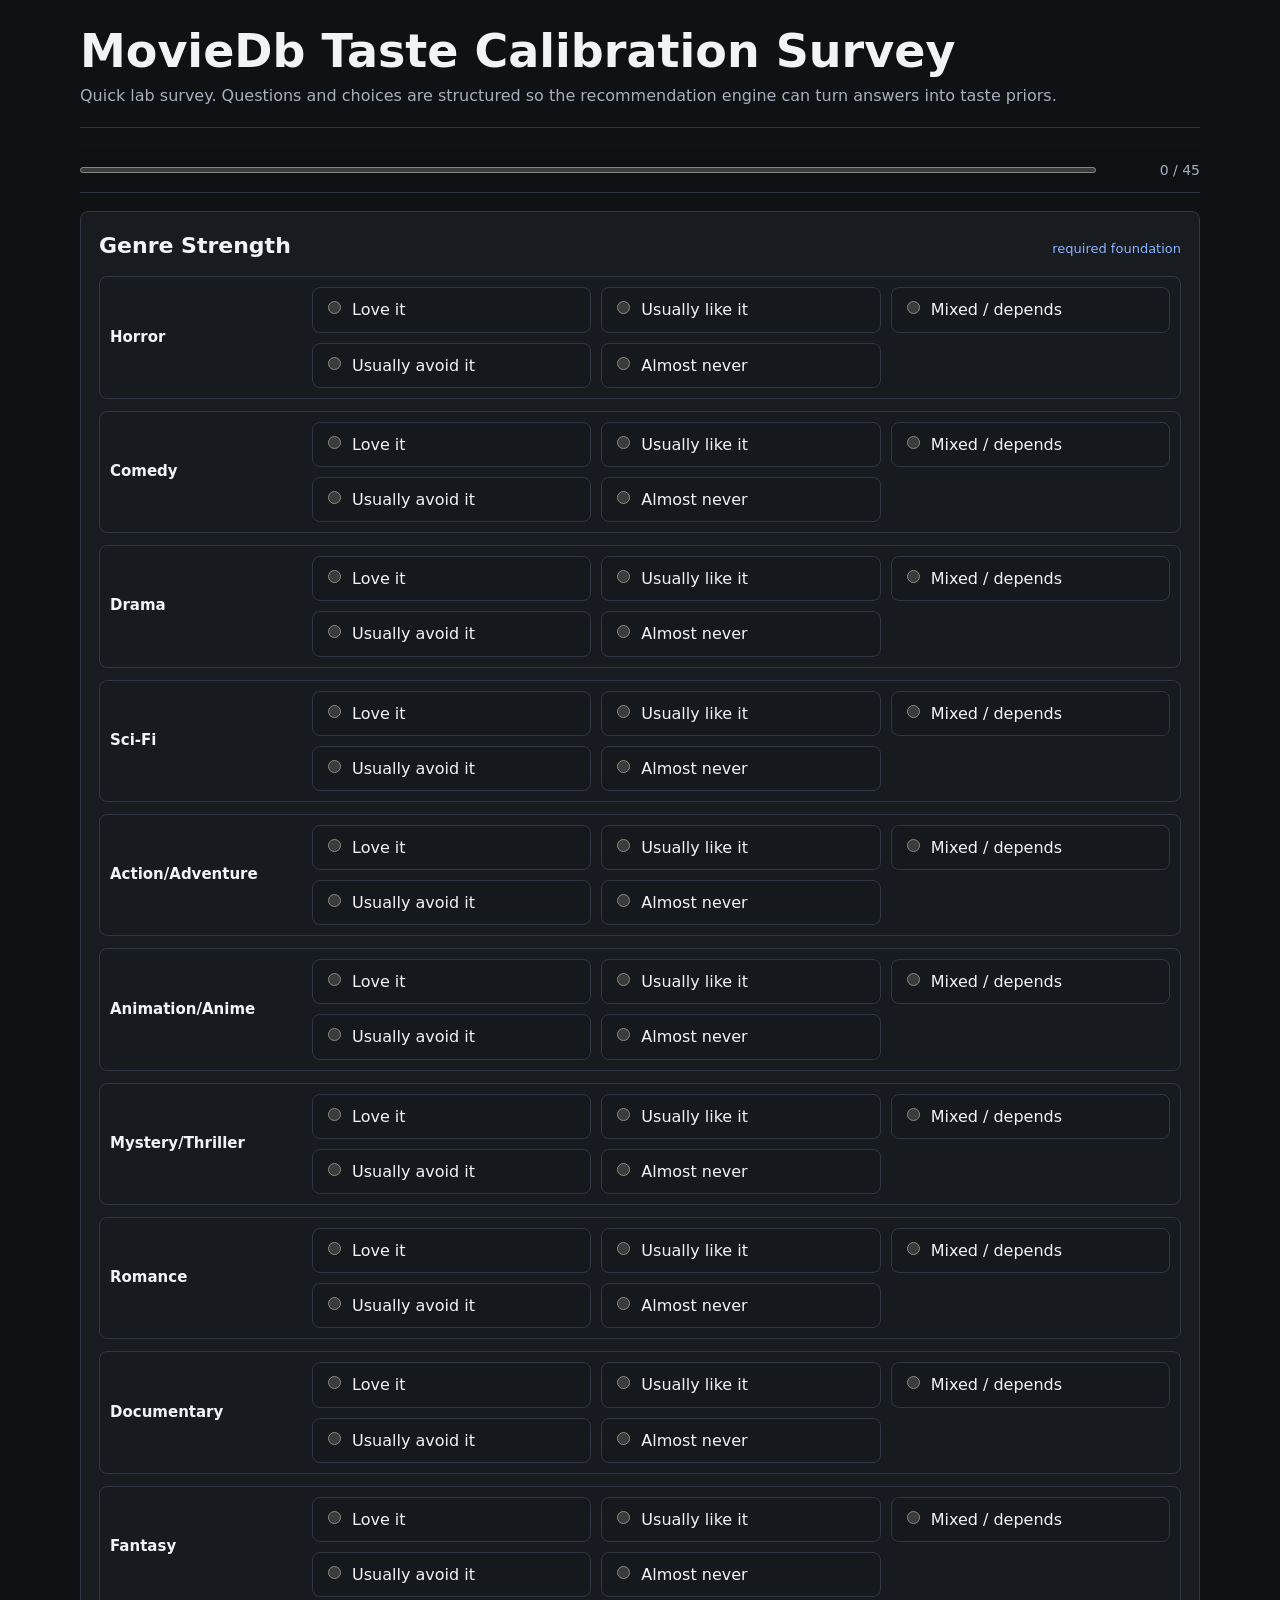
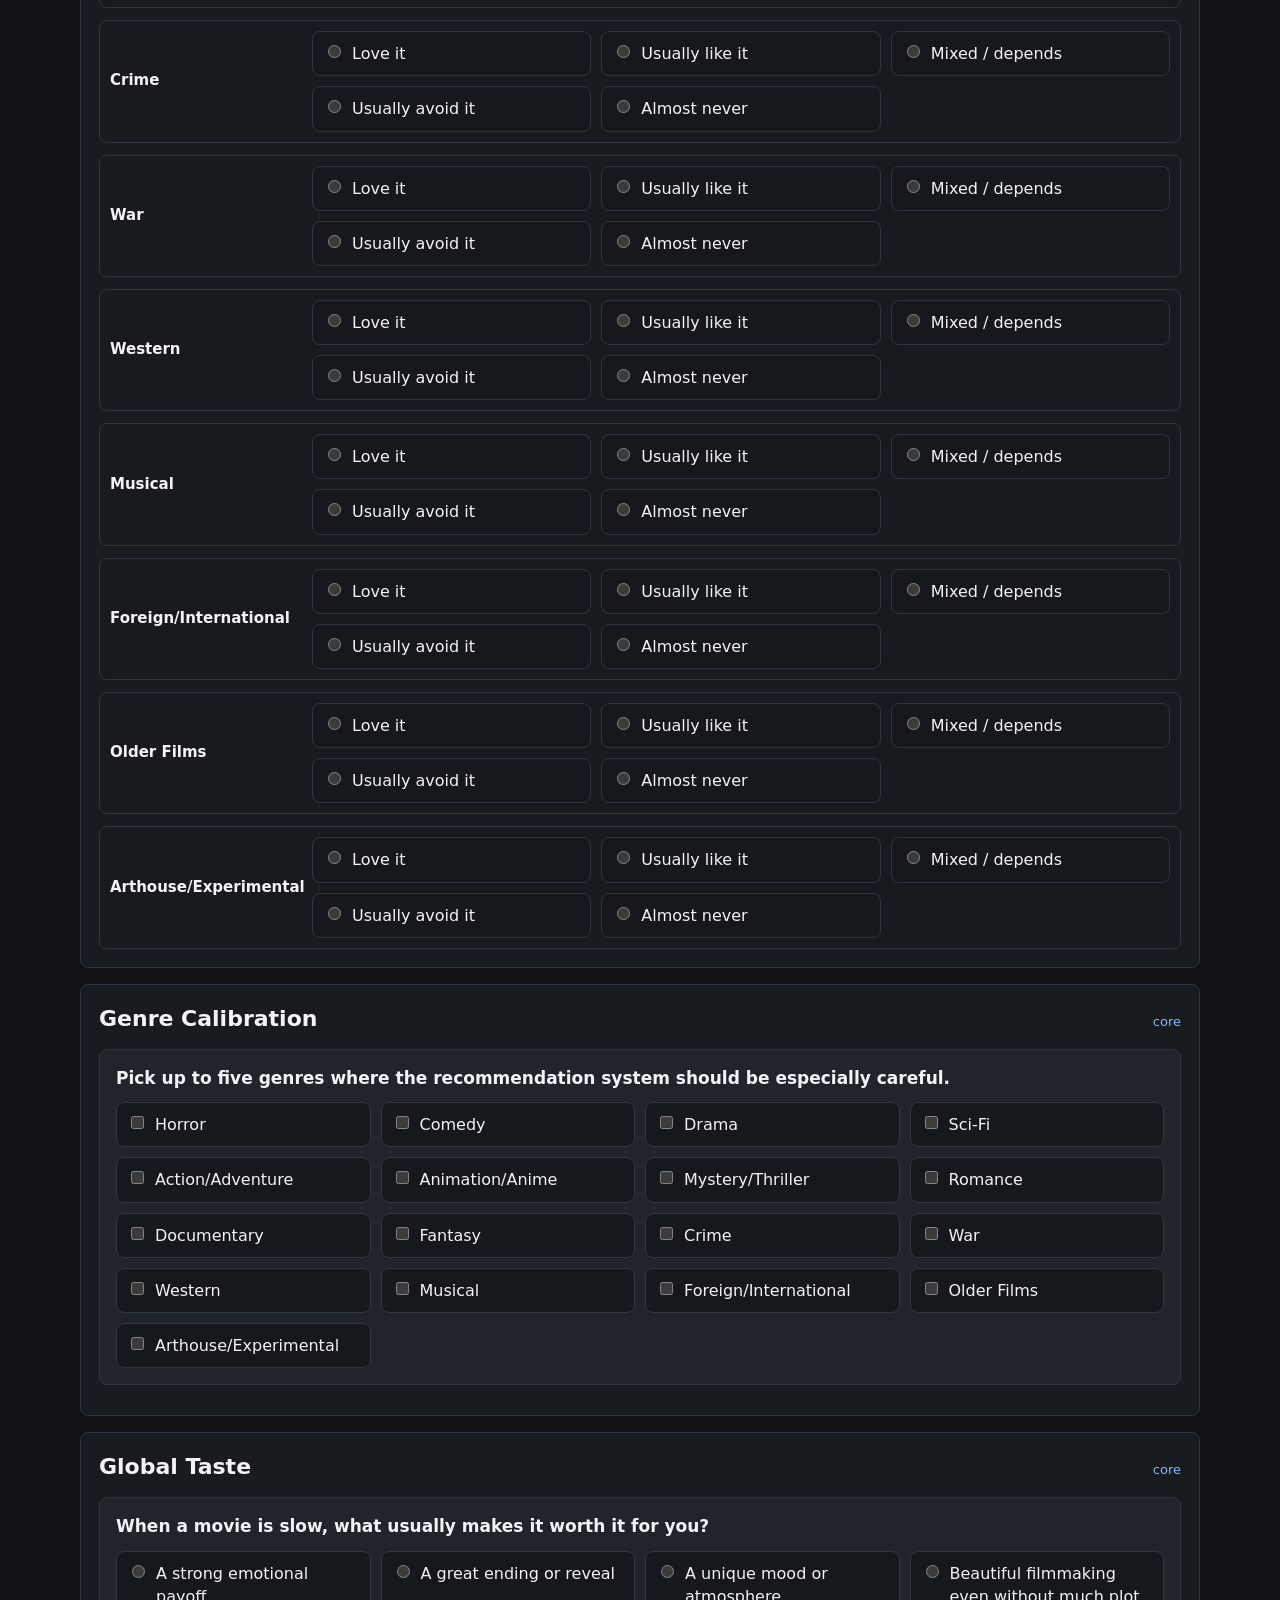
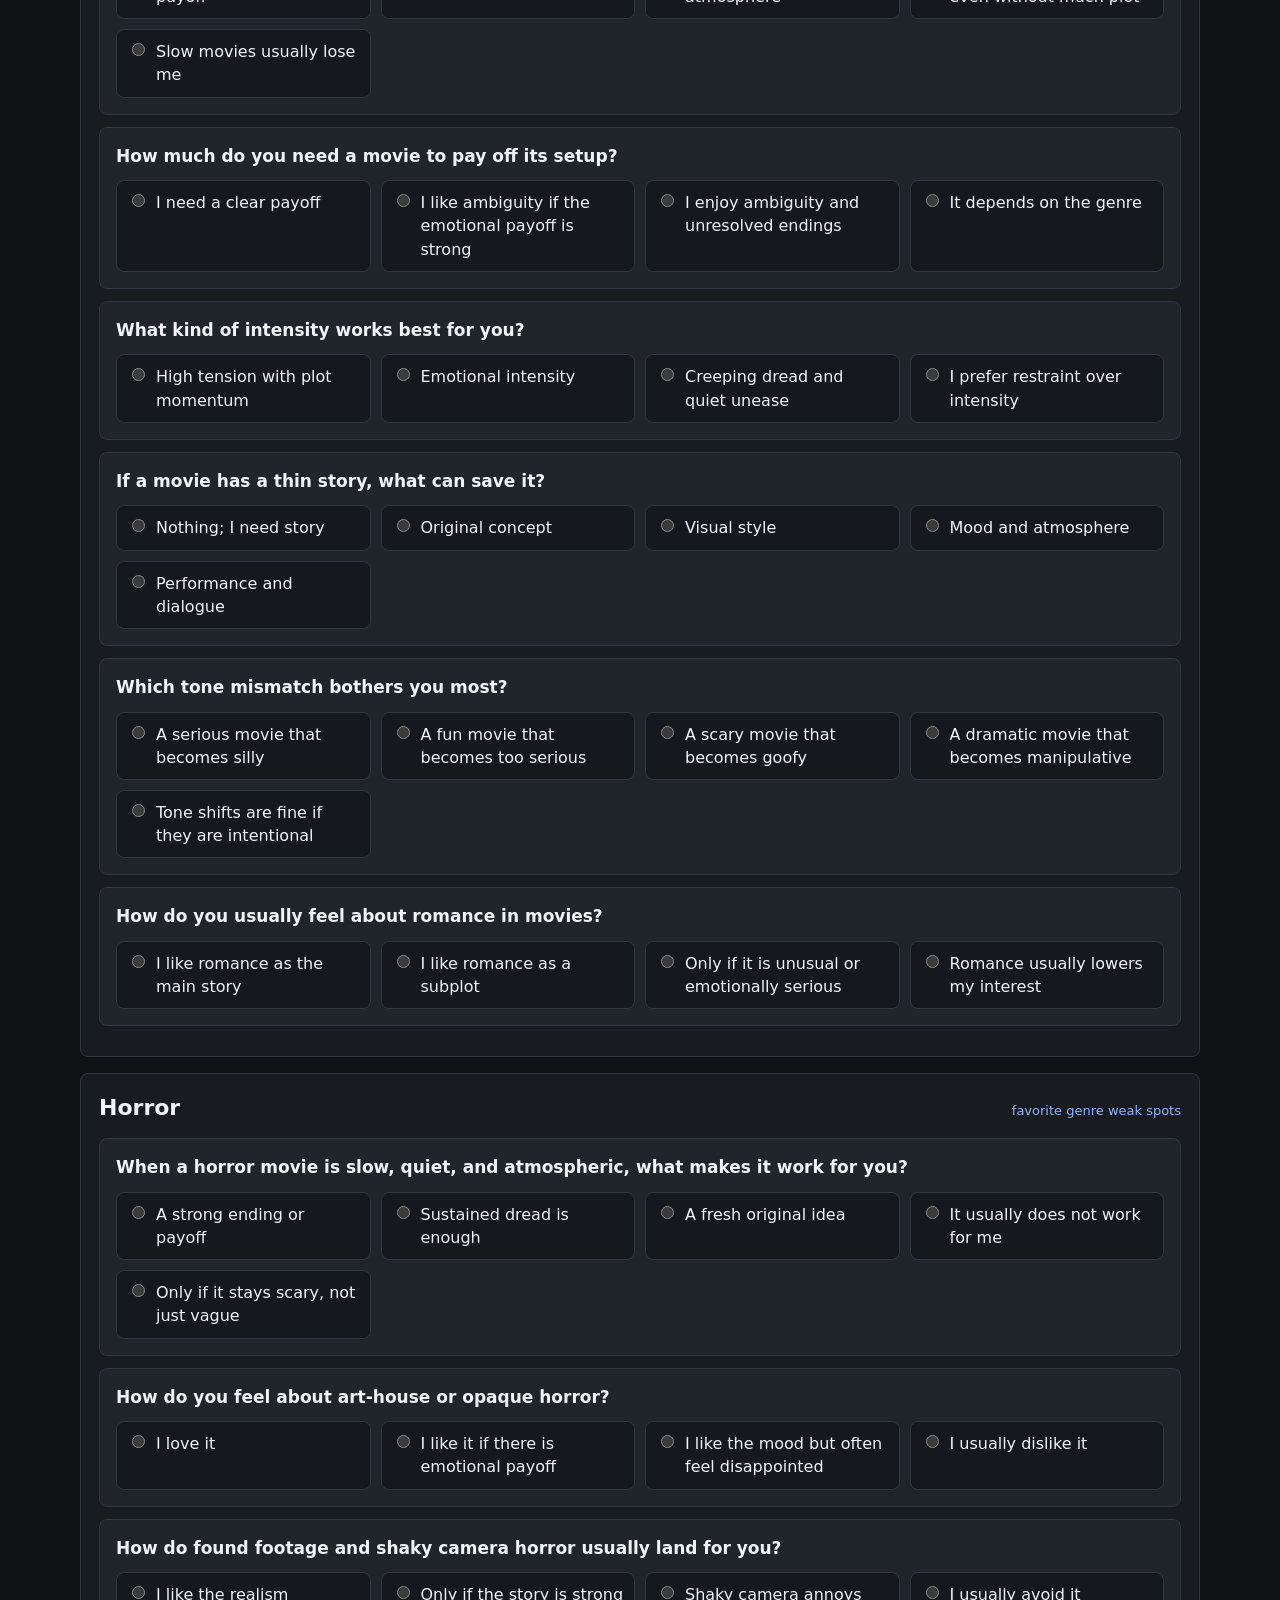
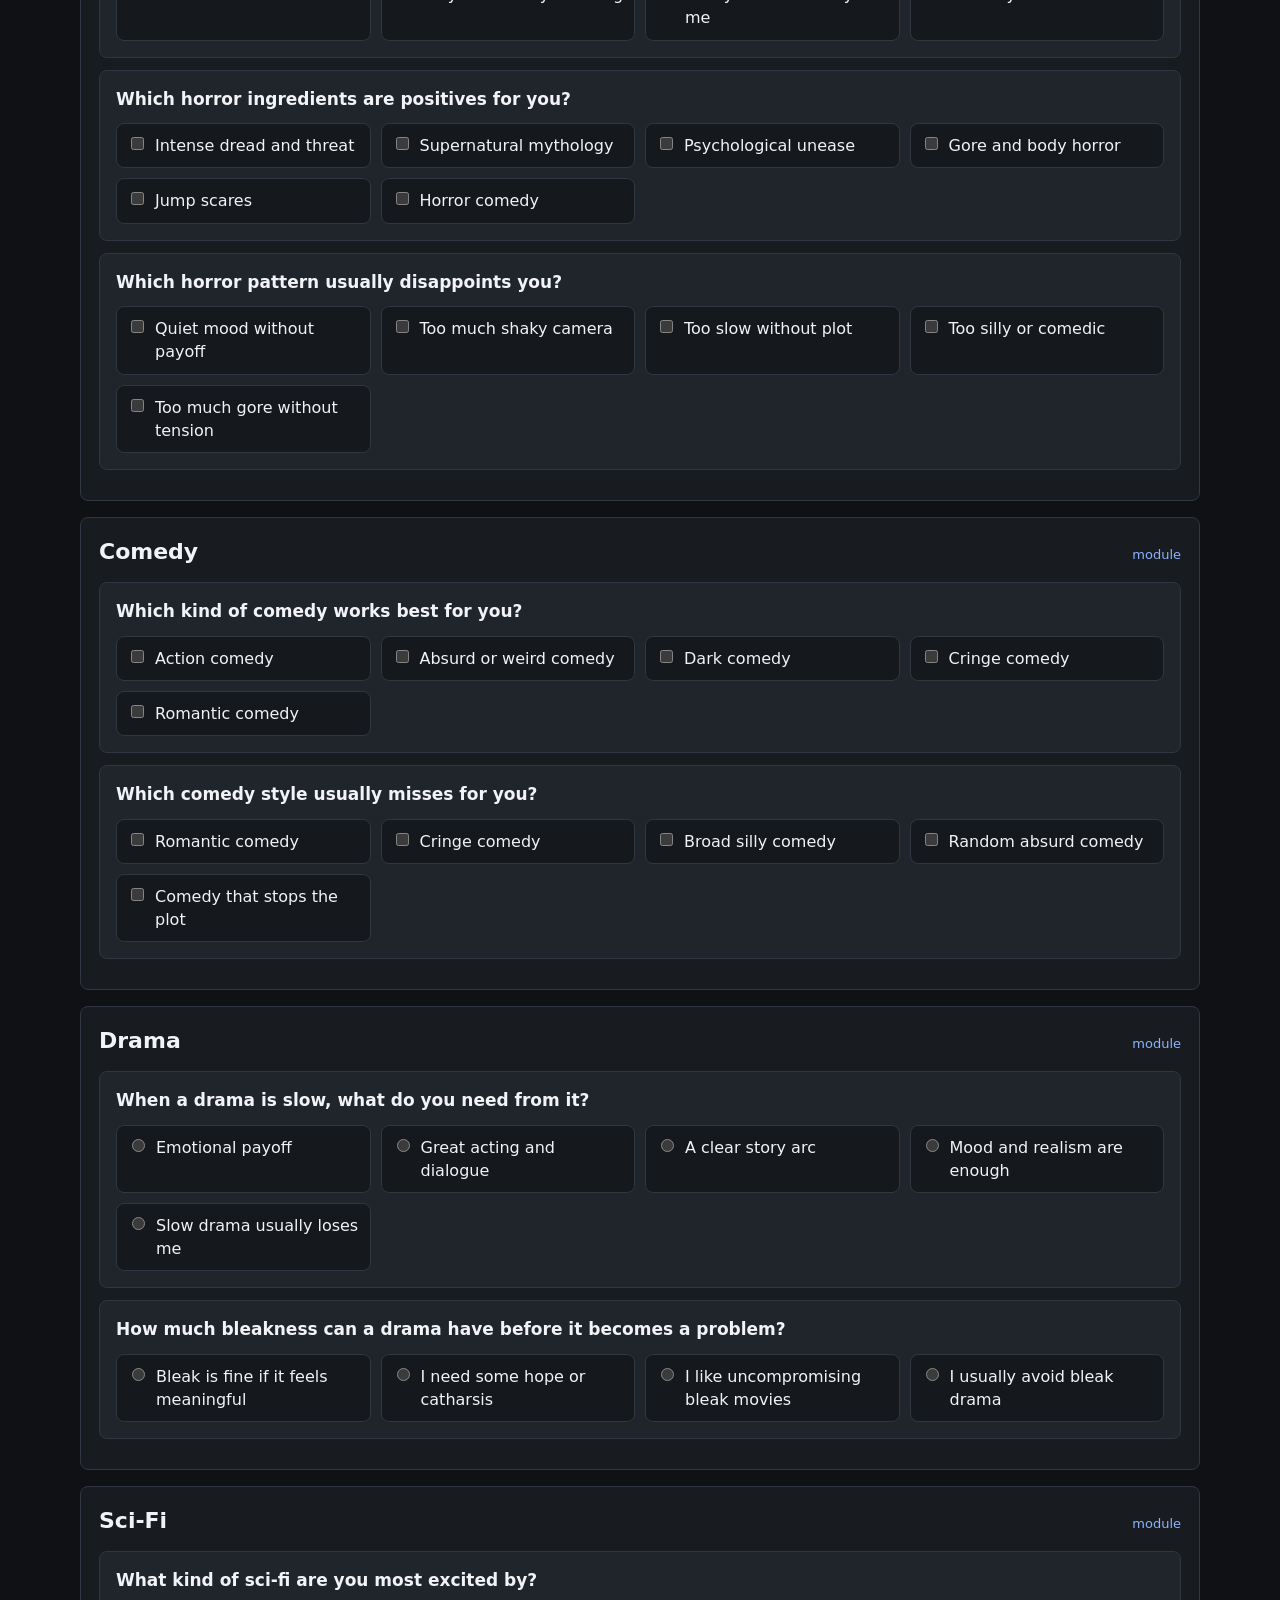
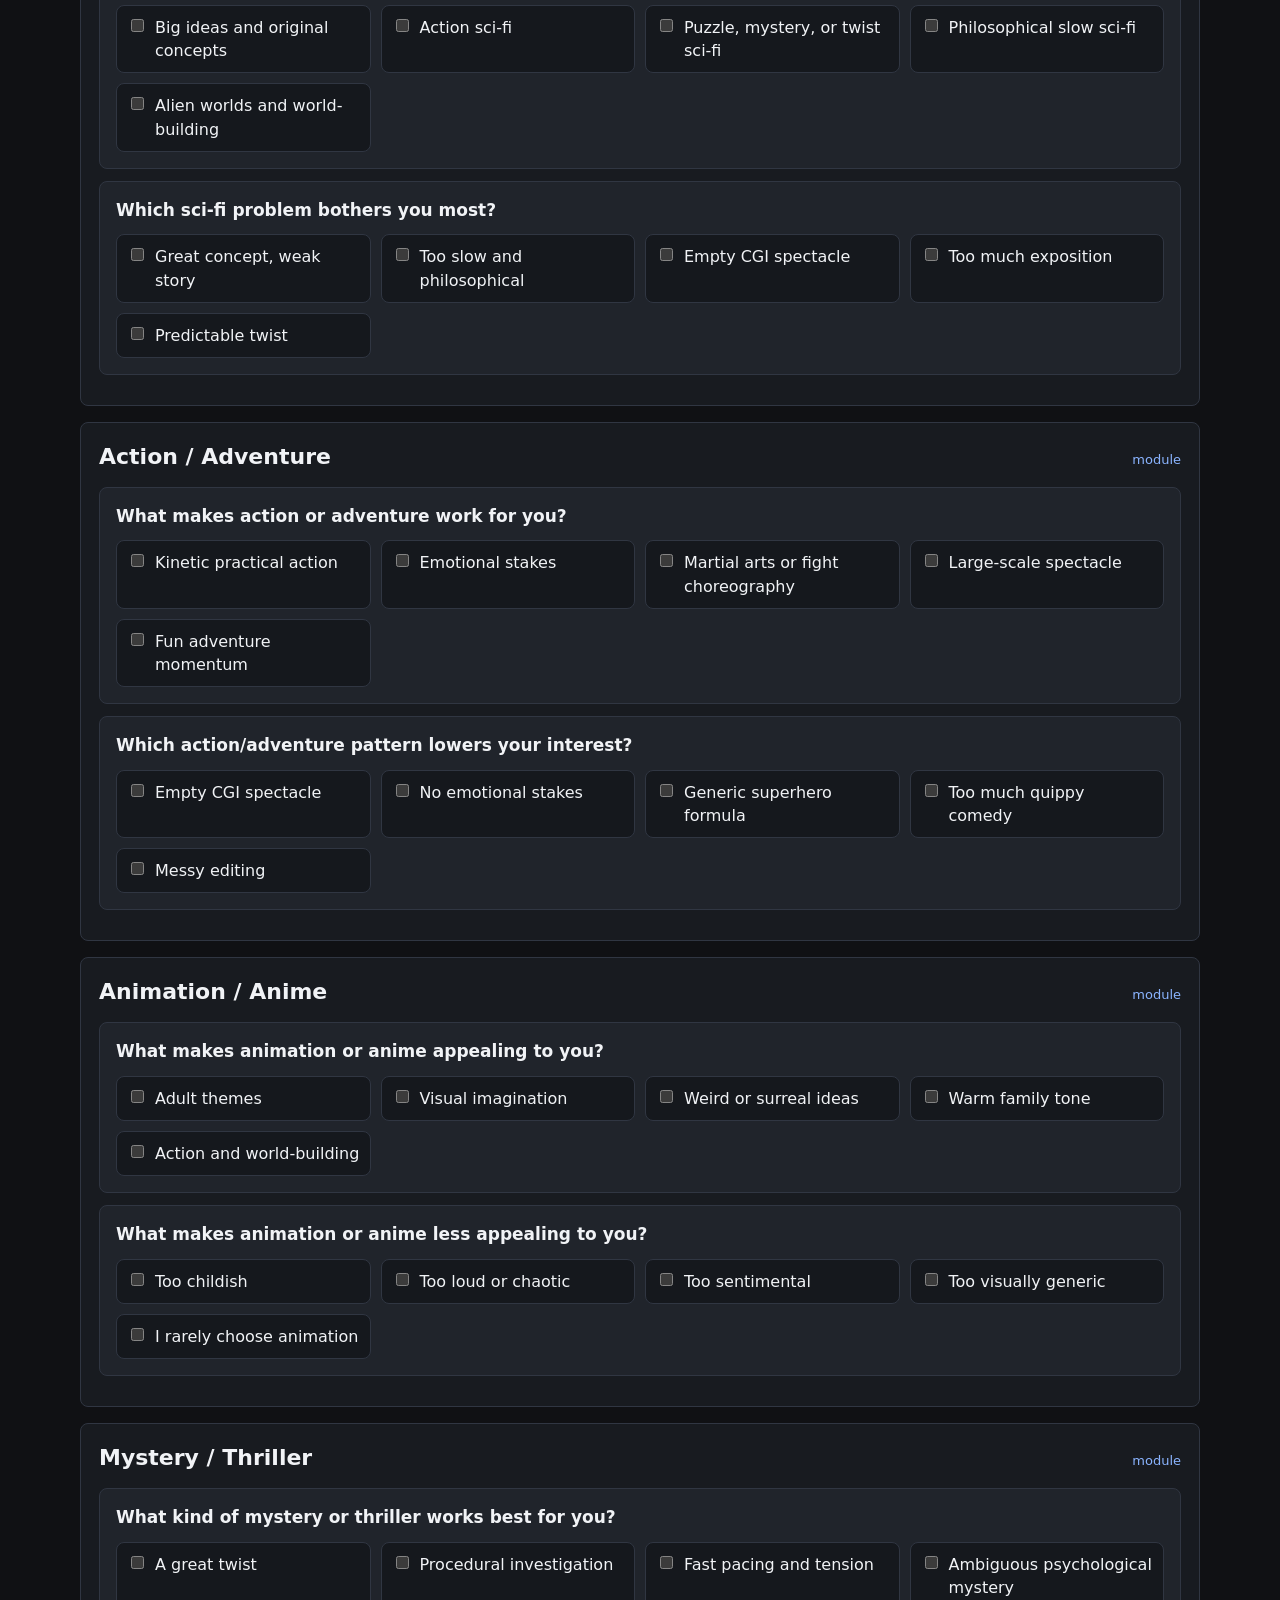
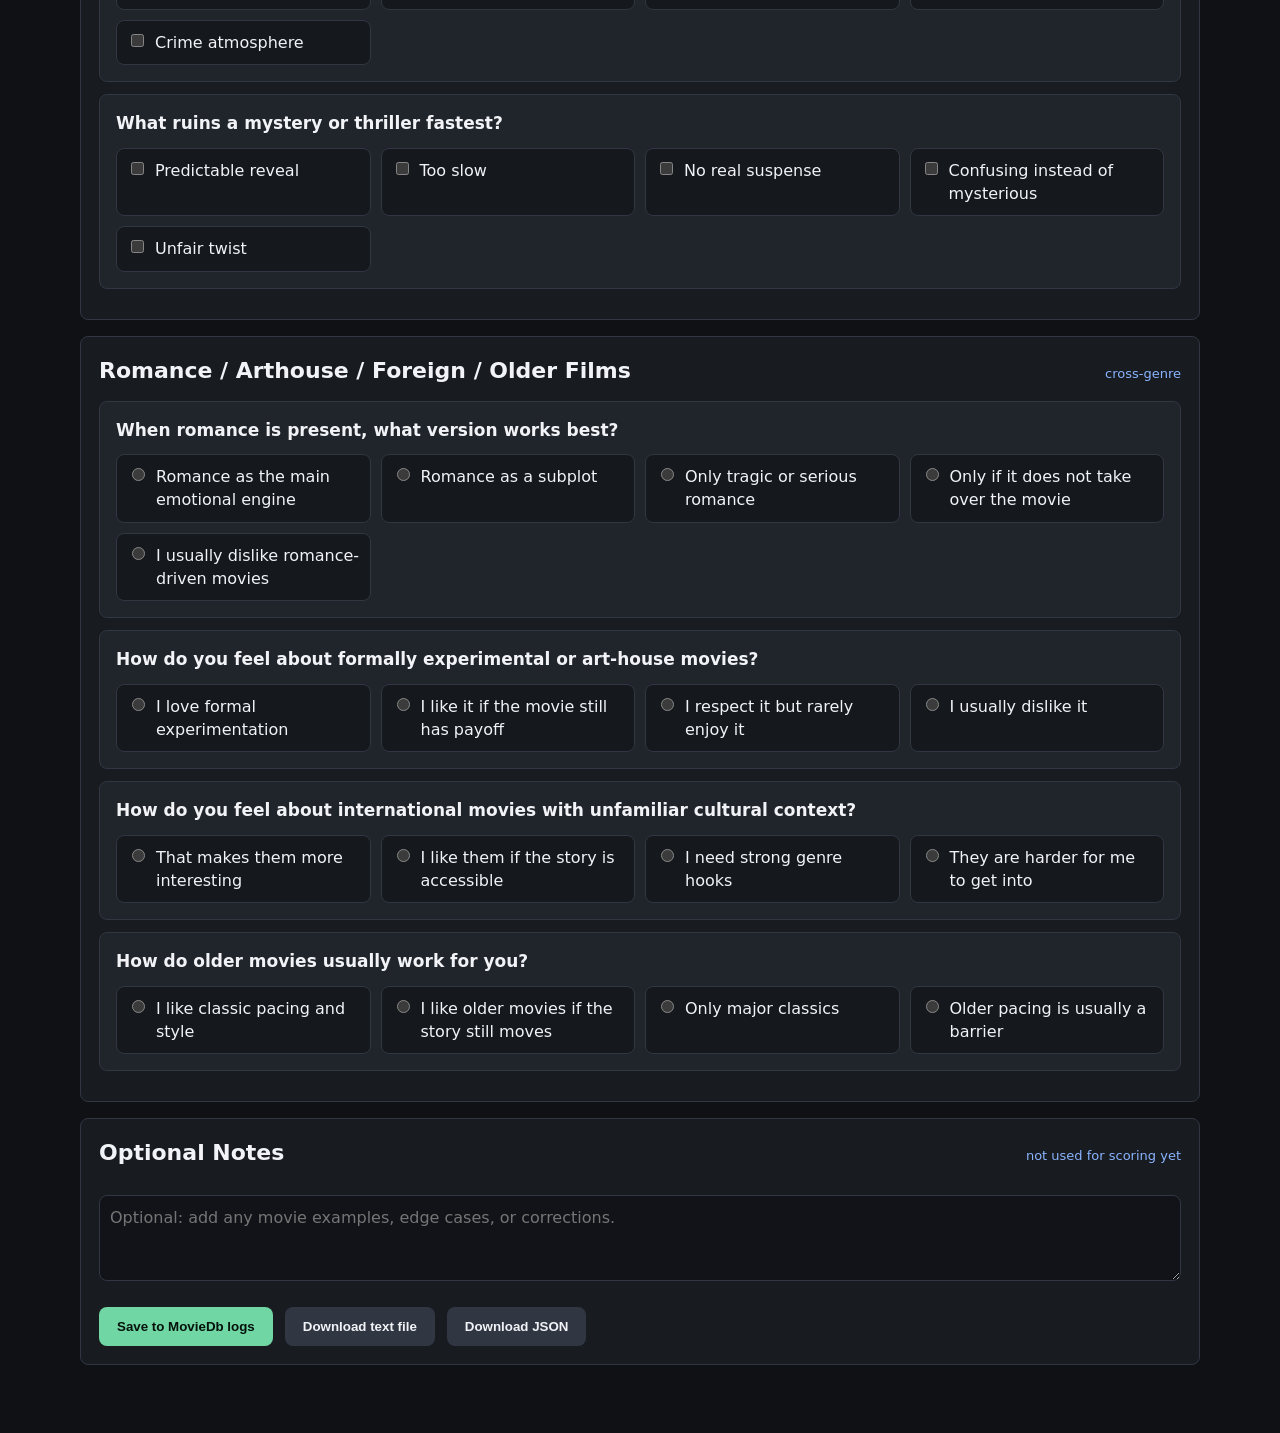
<file: scripts/taste-calibration-survey.html>
<!doctype html>
<html lang="en">
<head>
  <meta charset="utf-8">
  <meta name="viewport" content="width=device-width, initial-scale=1">
  <title>MovieDb Taste Calibration Survey</title>
  <style>
    :root {
      color-scheme: dark;
      --bg: #101114;
      --panel: #181b20;
      --panel-2: #20242b;
      --text: #f1f3f6;
      --muted: #a7afbd;
      --line: #303642;
      --accent: #70d6a3;
      --accent-2: #8ab4ff;
      --danger: #ff8f8f;
    }

    * { box-sizing: border-box; }
    body {
      margin: 0;
      font-family: "Segoe UI", system-ui, sans-serif;
      background: var(--bg);
      color: var(--text);
      line-height: 1.45;
    }

    main {
      width: min(1120px, calc(100vw - 32px));
      margin: 0 auto;
      padding: 28px 0 52px;
    }

    header {
      display: grid;
      gap: 10px;
      padding-bottom: 20px;
      border-bottom: 1px solid var(--line);
      margin-bottom: 20px;
    }

    h1 {
      font-size: clamp(28px, 5vw, 46px);
      line-height: 1;
      margin: 0;
      letter-spacing: 0;
    }

    p { margin: 0; color: var(--muted); }

    .bar {
      position: sticky;
      top: 0;
      z-index: 2;
      display: flex;
      align-items: center;
      gap: 12px;
      background: rgba(16, 17, 20, 0.96);
      border-bottom: 1px solid var(--line);
      padding: 12px 0;
      margin-bottom: 18px;
      backdrop-filter: blur(12px);
    }

    progress {
      width: 100%;
      height: 12px;
      accent-color: var(--accent);
    }

    .count {
      min-width: 92px;
      text-align: right;
      color: var(--muted);
      font-size: 14px;
    }

    section {
      background: var(--panel);
      border: 1px solid var(--line);
      border-radius: 8px;
      padding: 18px;
      margin: 16px 0;
    }

    .section-title {
      display: flex;
      justify-content: space-between;
      align-items: baseline;
      gap: 16px;
      margin-bottom: 14px;
    }

    h2 {
      margin: 0;
      font-size: 22px;
      letter-spacing: 0;
    }

    .tag {
      color: var(--accent-2);
      font-size: 13px;
      white-space: nowrap;
    }

    .question {
      padding: 16px;
      background: var(--panel-2);
      border: 1px solid var(--line);
      border-radius: 8px;
      margin: 12px 0;
    }

    .question h3 {
      margin: 0 0 12px;
      font-size: 17px;
      letter-spacing: 0;
    }

    .choices {
      display: grid;
      grid-template-columns: repeat(auto-fit, minmax(220px, 1fr));
      gap: 10px;
    }

    .genre-grid {
      display: grid;
      gap: 12px;
    }

    .genre-row {
      display: grid;
      grid-template-columns: minmax(120px, 190px) 1fr;
      gap: 12px;
      align-items: center;
      padding: 10px;
      border: 1px solid var(--line);
      border-radius: 8px;
      background: #171a1f;
    }

    .genre-row strong { font-size: 15px; }

    label.choice {
      display: flex;
      gap: 8px;
      align-items: flex-start;
      min-height: 44px;
      padding: 10px;
      border: 1px solid var(--line);
      border-radius: 8px;
      background: #15181d;
      cursor: pointer;
    }

    label.choice:hover { border-color: #526071; }
    input { margin-top: 3px; }

    textarea {
      width: 100%;
      min-height: 86px;
      margin-top: 12px;
      resize: vertical;
      border-radius: 8px;
      border: 1px solid var(--line);
      background: #111318;
      color: var(--text);
      padding: 10px;
      font: inherit;
    }

    .actions {
      display: flex;
      gap: 12px;
      align-items: center;
      flex-wrap: wrap;
      margin-top: 20px;
    }

    button {
      border: 0;
      border-radius: 8px;
      padding: 12px 18px;
      background: var(--accent);
      color: #06120c;
      font-weight: 700;
      cursor: pointer;
    }

    button.secondary {
      background: #303642;
      color: var(--text);
    }

    .status {
      color: var(--muted);
      min-height: 24px;
    }

    .error { color: var(--danger); }
    .ok { color: var(--accent); }

    @media (max-width: 720px) {
      .genre-row { grid-template-columns: 1fr; }
      .section-title { display: grid; }
      .tag { white-space: normal; }
    }
  </style>
</head>
<body>
  <main>
    <header>
      <h1>MovieDb Taste Calibration Survey</h1>
      <p>Quick lab survey. Questions and choices are structured so the recommendation engine can turn answers into taste priors.</p>
    </header>

    <div class="bar">
      <progress id="progress" value="0" max="1"></progress>
      <div class="count" id="count">0 / 0</div>
    </div>

    <form id="surveyForm"></form>

    <section>
      <div class="section-title">
        <h2>Optional Notes</h2>
        <span class="tag">not used for scoring yet</span>
      </div>
      <textarea id="notes" placeholder="Optional: add any movie examples, edge cases, or corrections."></textarea>
      <div class="actions">
        <button type="button" id="submitButton">Save to MovieDb logs</button>
        <button type="button" class="secondary" id="downloadTextButton">Download text file</button>
        <button type="button" class="secondary" id="downloadButton">Download JSON</button>
        <span class="status" id="status"></span>
      </div>
    </section>
  </main>

  <script>
    const genres = [
      "Horror", "Comedy", "Drama", "Sci-Fi", "Action/Adventure", "Animation/Anime",
      "Mystery/Thriller", "Romance", "Documentary", "Fantasy", "Crime", "War",
      "Western", "Musical", "Foreign/International", "Older Films", "Arthouse/Experimental"
    ];

    const genreChoices = [
      { label: "Love it", signals: ["genre:{genre}=+2.0", "route:deep_module", "confidence:strong"] },
      { label: "Usually like it", signals: ["genre:{genre}=+1.0", "route:short_module", "confidence:medium"] },
      { label: "Mixed / depends", signals: ["genre:{genre}=0", "route:weak_spot_only", "confidence:light"] },
      { label: "Usually avoid it", signals: ["genre:{genre}=-1.5", "route:avoidance_probe", "confidence:medium"] },
      { label: "Almost never", signals: ["genre:{genre}=-2.5", "route:no_deep_module", "confidence:strong"] }
    ];

    const sections = [
      {
        title: "Genre Calibration",
        tag: "core",
        questions: [
          {
            id: "GENRE_002",
            target: "careful genres",
            multi: true,
            question: "Pick up to five genres where the recommendation system should be especially careful.",
            choices: genres.map(g => ({ label: g, signals: [`careful_genre:${g}=true`] }))
          }
        ]
      },
      {
        title: "Global Taste",
        tag: "core",
        questions: [
          {
            id: "GLOBAL_001",
            target: "pacing/payoff",
            question: "When a movie is slow, what usually makes it worth it for you?",
            choices: [
              ["A strong emotional payoff", "boost:emotional-payoff +2", "condition:slow+payoff->boost", "confidence:strong"],
              ["A great ending or reveal", "boost:strong-ending +2", "boost:twist +1"],
              ["A unique mood or atmosphere", "boost:atmosphere +1.5", "boost:slow-burn +0.5"],
              ["Beautiful filmmaking even without much plot", "boost:formal-style +1.5", "boost:arthouse +0.5"],
              ["Slow movies usually lose me", "penalize:slow-burn -2", "penalize:low-plot -1.5"]
            ]
          },
          {
            id: "GLOBAL_002",
            target: "payoff",
            question: "How much do you need a movie to pay off its setup?",
            choices: [
              ["I need a clear payoff", "boost:payoff +2", "penalize:no-payoff -2.5"],
              ["I like ambiguity if the emotional payoff is strong", "boost:emotional-payoff +2", "condition:ambiguity+emotional-payoff->boost"],
              ["I enjoy ambiguity and unresolved endings", "boost:ambiguity +2", "boost:opaque-ending +1"],
              ["It depends on the genre", "condition:genre-specific-payoff true", "confidence:light"]
            ]
          },
          {
            id: "GLOBAL_003",
            target: "intensity",
            question: "What kind of intensity works best for you?",
            choices: [
              ["High tension with plot momentum", "boost:intense +2", "boost:plot-momentum +2"],
              ["Emotional intensity", "boost:emotional-intensity +2"],
              ["Creeping dread and quiet unease", "boost:quiet-dread +2"],
              ["I prefer restraint over intensity", "penalize:intense -1", "boost:restrained +1"]
            ]
          },
          {
            id: "GLOBAL_004",
            target: "story/form",
            question: "If a movie has a thin story, what can save it?",
            choices: [
              ["Nothing; I need story", "penalize:thin-story -2.5", "boost:strong-story +2"],
              ["Original concept", "boost:original-idea +2", "condition:thin-story+original-idea->neutral"],
              ["Visual style", "boost:visual-style +2"],
              ["Mood and atmosphere", "boost:atmosphere +1.5"],
              ["Performance and dialogue", "boost:acting +1.5", "boost:dialogue +1"]
            ]
          },
          {
            id: "GLOBAL_005",
            target: "tone mismatch",
            question: "Which tone mismatch bothers you most?",
            choices: [
              ["A serious movie that becomes silly", "penalize:serious-to-silly -2"],
              ["A fun movie that becomes too serious", "penalize:fun-to-bleak -1.5"],
              ["A scary movie that becomes goofy", "penalize:horror-comedy-mismatch -2"],
              ["A dramatic movie that becomes manipulative", "penalize:manipulative-drama -2"],
              ["Tone shifts are fine if they are intentional", "boost:tonal-risk +1"]
            ]
          },
          {
            id: "GLOBAL_006",
            target: "romance",
            question: "How do you usually feel about romance in movies?",
            choices: [
              ["I like romance as the main story", "boost:romance-main +2"],
              ["I like romance as a subplot", "boost:romance-subplot +1.5", "penalize:romance-main -0.5"],
              ["Only if it is unusual or emotionally serious", "condition:romance+serious->boost", "penalize:generic-romance -1.5"],
              ["Romance usually lowers my interest", "penalize:romance-main -2", "penalize:romance-comedy -2"]
            ]
          }
        ]
      },
      {
        title: "Horror",
        tag: "favorite genre weak spots",
        questions: [
          {
            id: "HORROR_001",
            target: "intense vs quiet dread",
            question: "When a horror movie is slow, quiet, and atmospheric, what makes it work for you?",
            choices: [
              ["A strong ending or payoff", "condition:horror+quiet-dread+strong-ending->boost +2", "penalize:quiet-dread+no-payoff -2.5"],
              ["Sustained dread is enough", "boost:quiet-dread +2", "boost:slow-horror +1"],
              ["A fresh original idea", "boost:original-horror +2"],
              ["It usually does not work for me", "penalize:quiet-dread -2.5", "penalize:slow-horror -2"],
              ["Only if it stays scary, not just vague", "condition:quiet-dread+clear-threat->boost", "penalize:opaque-horror -2"]
            ]
          },
          {
            id: "HORROR_002",
            target: "payoff/arthouse",
            question: "How do you feel about art-house or opaque horror?",
            choices: [
              ["I love it", "boost:arthouse-horror +2", "boost:opaque-horror +1.5"],
              ["I like it if there is emotional payoff", "condition:arthouse-horror+emotional-payoff->boost", "penalize:arthouse-horror+no-payoff -1.5"],
              ["I like the mood but often feel disappointed", "boost:atmosphere +1", "penalize:no-payoff -2"],
              ["I usually dislike it", "penalize:arthouse-horror -2.5", "penalize:opaque-horror -2"]
            ]
          },
          {
            id: "HORROR_003",
            target: "found footage/shaky camera",
            question: "How do found footage and shaky camera horror usually land for you?",
            choices: [
              ["I like the realism", "boost:found-footage +2"],
              ["Only if the story is strong", "condition:found-footage+strong-story->boost", "penalize:found-footage+thin-story -2"],
              ["Shaky camera annoys me", "penalize:shaky-camera -2.5"],
              ["I usually avoid it", "penalize:found-footage -2"]
            ]
          },
          {
            id: "HORROR_004",
            target: "ingredients",
            multi: true,
            question: "Which horror ingredients are positives for you?",
            choices: [
              ["Intense dread and threat", "boost:intense-horror +2"],
              ["Supernatural mythology", "boost:supernatural +1.5"],
              ["Psychological unease", "boost:psychological-horror +1.5"],
              ["Gore and body horror", "boost:gore +1.5", "boost:body-horror +1.5"],
              ["Jump scares", "boost:jump-scares +1"],
              ["Horror comedy", "boost:horror-comedy +1.5"]
            ]
          },
          {
            id: "HORROR_005",
            target: "weak spots",
            multi: true,
            question: "Which horror pattern usually disappoints you?",
            choices: [
              ["Quiet mood without payoff", "penalize:quiet-dread+no-payoff -3"],
              ["Too much shaky camera", "penalize:shaky-camera -2.5"],
              ["Too slow without plot", "penalize:slow-horror+thin-story -2.5"],
              ["Too silly or comedic", "penalize:horror-comedy -2"],
              ["Too much gore without tension", "penalize:gore+low-tension -2"]
            ]
          }
        ]
      },
      {
        title: "Comedy",
        tag: "module",
        questions: [
          {
            id: "COMEDY_001",
            target: "comedy subtypes",
            multi: true,
            question: "Which kind of comedy works best for you?",
            choices: [
              ["Action comedy", "boost:action-comedy +2"],
              ["Absurd or weird comedy", "boost:absurd-comedy +2", "boost:weird +1"],
              ["Dark comedy", "boost:dark-comedy +2"],
              ["Cringe comedy", "boost:cringe-comedy +1.5"],
              ["Romantic comedy", "boost:romance-comedy +2"]
            ]
          },
          {
            id: "COMEDY_002",
            target: "comedy weak spots",
            multi: true,
            question: "Which comedy style usually misses for you?",
            choices: [
              ["Romantic comedy", "penalize:romance-comedy -2.5"],
              ["Cringe comedy", "penalize:cringe-comedy -2"],
              ["Broad silly comedy", "penalize:broad-comedy -2"],
              ["Random absurd comedy", "penalize:absurd-comedy -1.5"],
              ["Comedy that stops the plot", "penalize:low-plot-comedy -2"]
            ]
          }
        ]
      },
      {
        title: "Drama",
        tag: "module",
        questions: [
          {
            id: "DRAMA_001",
            target: "slow drama/payoff",
            question: "When a drama is slow, what do you need from it?",
            choices: [
              ["Emotional payoff", "boost:emotional-payoff +2", "condition:slow-drama+emotional-payoff->boost"],
              ["Great acting and dialogue", "boost:acting +2", "boost:dialogue +1.5"],
              ["A clear story arc", "boost:story-arc +2", "penalize:plotless-drama -2"],
              ["Mood and realism are enough", "boost:realism +1.5", "boost:slow-drama +1"],
              ["Slow drama usually loses me", "penalize:slow-drama -2.5"]
            ]
          },
          {
            id: "DRAMA_002",
            target: "bleakness/ambiguity",
            question: "How much bleakness can a drama have before it becomes a problem?",
            choices: [
              ["Bleak is fine if it feels meaningful", "condition:bleak+meaningful->boost", "boost:serious +1"],
              ["I need some hope or catharsis", "boost:catharsis +2", "penalize:bleak+no-catharsis -2"],
              ["I like uncompromising bleak movies", "boost:bleak +2"],
              ["I usually avoid bleak drama", "penalize:bleak -2.5"]
            ]
          }
        ]
      },
      {
        title: "Sci-Fi",
        tag: "module",
        questions: [
          {
            id: "SCIFI_001",
            target: "sci-fi subtype",
            multi: true,
            question: "What kind of sci-fi are you most excited by?",
            choices: [
              ["Big ideas and original concepts", "boost:idea-driven-scifi +2", "boost:original-idea +1.5"],
              ["Action sci-fi", "boost:action-scifi +2"],
              ["Puzzle, mystery, or twist sci-fi", "boost:puzzle-scifi +2", "boost:twist +1.5"],
              ["Philosophical slow sci-fi", "boost:philosophical-scifi +2", "boost:slow-scifi +1"],
              ["Alien worlds and world-building", "boost:world-building +2"]
            ]
          },
          {
            id: "SCIFI_002",
            target: "sci-fi weak spots",
            multi: true,
            question: "Which sci-fi problem bothers you most?",
            choices: [
              ["Great concept, weak story", "penalize:concept-with-weak-story -2"],
              ["Too slow and philosophical", "penalize:slow-scifi -2"],
              ["Empty CGI spectacle", "penalize:empty-cgi -2.5"],
              ["Too much exposition", "penalize:exposition-heavy -1.5"],
              ["Predictable twist", "penalize:predictable-twist -2"]
            ]
          }
        ]
      },
      {
        title: "Action / Adventure",
        tag: "module",
        questions: [
          {
            id: "ACTION_001",
            target: "spectacle/stakes",
            multi: true,
            question: "What makes action or adventure work for you?",
            choices: [
              ["Kinetic practical action", "boost:kinetic-action +2", "boost:practical-stunts +1.5"],
              ["Emotional stakes", "boost:emotional-stakes +2"],
              ["Martial arts or fight choreography", "boost:martial-arts +2"],
              ["Large-scale spectacle", "boost:spectacle +1.5"],
              ["Fun adventure momentum", "boost:adventure-momentum +2"]
            ]
          },
          {
            id: "ACTION_002",
            target: "weak spots",
            multi: true,
            question: "Which action/adventure pattern lowers your interest?",
            choices: [
              ["Empty CGI spectacle", "penalize:empty-cgi -2.5"],
              ["No emotional stakes", "penalize:no-stakes -2"],
              ["Generic superhero formula", "penalize:superhero-fatigue -2.5"],
              ["Too much quippy comedy", "penalize:quippy-action -1.5"],
              ["Messy editing", "penalize:messy-action -2"]
            ]
          }
        ]
      },
      {
        title: "Animation / Anime",
        tag: "module",
        questions: [
          {
            id: "ANIMATION_001",
            target: "animation taste",
            multi: true,
            question: "What makes animation or anime appealing to you?",
            choices: [
              ["Adult themes", "boost:adult-animation +2"],
              ["Visual imagination", "boost:visual-style +2", "boost:animation-craft +1.5"],
              ["Weird or surreal ideas", "boost:weird-animation +2"],
              ["Warm family tone", "boost:family-tone +1.5"],
              ["Action and world-building", "boost:anime-action +1.5", "boost:world-building +1.5"]
            ]
          },
          {
            id: "ANIMATION_002",
            target: "animation weak spots",
            multi: true,
            question: "What makes animation or anime less appealing to you?",
            choices: [
              ["Too childish", "penalize:childish-tone -2"],
              ["Too loud or chaotic", "penalize:chaotic-animation -1.5"],
              ["Too sentimental", "penalize:sentimental -1.5"],
              ["Too visually generic", "penalize:generic-animation -1.5"],
              ["I rarely choose animation", "penalize:animation -2"]
            ]
          }
        ]
      },
      {
        title: "Mystery / Thriller",
        tag: "module",
        questions: [
          {
            id: "THRILLER_001",
            target: "twist/procedural/pacing",
            multi: true,
            question: "What kind of mystery or thriller works best for you?",
            choices: [
              ["A great twist", "boost:twist +2"],
              ["Procedural investigation", "boost:procedural +2"],
              ["Fast pacing and tension", "boost:tension +2", "boost:plot-momentum +1.5"],
              ["Ambiguous psychological mystery", "boost:psychological-thriller +2", "boost:ambiguity +1"],
              ["Crime atmosphere", "boost:crime-atmosphere +1.5"]
            ]
          },
          {
            id: "THRILLER_002",
            target: "weak spots",
            multi: true,
            question: "What ruins a mystery or thriller fastest?",
            choices: [
              ["Predictable reveal", "penalize:predictable-twist -2.5"],
              ["Too slow", "penalize:slow-thriller -2"],
              ["No real suspense", "penalize:no-suspense -2.5"],
              ["Confusing instead of mysterious", "penalize:confusing-plot -2"],
              ["Unfair twist", "penalize:unfair-twist -2"]
            ]
          }
        ]
      },
      {
        title: "Romance / Arthouse / Foreign / Older Films",
        tag: "cross-genre",
        questions: [
          {
            id: "ROMANCE_001",
            target: "romance distinction",
            question: "When romance is present, what version works best?",
            choices: [
              ["Romance as the main emotional engine", "boost:romance-main +2"],
              ["Romance as a subplot", "boost:romance-subplot +2"],
              ["Only tragic or serious romance", "boost:serious-romance +1.5", "penalize:light-romance -1.5"],
              ["Only if it does not take over the movie", "condition:romance-subplot->boost", "penalize:romance-main -2"],
              ["I usually dislike romance-driven movies", "penalize:romance-main -2.5"]
            ]
          },
          {
            id: "ARTHOUSE_001",
            target: "pacing/formal experimentation",
            question: "How do you feel about formally experimental or art-house movies?",
            choices: [
              ["I love formal experimentation", "boost:formal-experimentation +2", "boost:arthouse +1.5"],
              ["I like it if the movie still has payoff", "condition:arthouse+payoff->boost", "penalize:arthouse+no-payoff -2"],
              ["I respect it but rarely enjoy it", "penalize:arthouse -1.5", "confidence:medium"],
              ["I usually dislike it", "penalize:arthouse -2.5", "penalize:opaque-storytelling -2"]
            ]
          },
          {
            id: "FOREIGN_001",
            target: "cultural distance/language",
            question: "How do you feel about international movies with unfamiliar cultural context?",
            choices: [
              ["That makes them more interesting", "boost:foreign +1.5", "boost:cultural-specificity +1.5"],
              ["I like them if the story is accessible", "condition:foreign+accessible-story->boost"],
              ["I need strong genre hooks", "condition:foreign+genre-hook->boost", "penalize:foreign+slow -1.5"],
              ["They are harder for me to get into", "penalize:cultural-distance -1.5"]
            ]
          },
          {
            id: "OLD_001",
            target: "older films",
            question: "How do older movies usually work for you?",
            choices: [
              ["I like classic pacing and style", "boost:older-films +2"],
              ["I like older movies if the story still moves", "condition:older-film+plot-momentum->boost", "penalize:older-film+slow -1.5"],
              ["Only major classics", "boost:canon-classic +1", "penalize:obscure-old-film -1.5"],
              ["Older pacing is usually a barrier", "penalize:older-films -2"]
            ]
          }
        ]
      }
    ];

    function normalizeChoice(raw) {
      if (Array.isArray(raw)) {
        const [label, ...signals] = raw;
        return { label, signals };
      }
      return raw;
    }

    function render() {
      const form = document.getElementById("surveyForm");
      const genreSection = document.createElement("section");
      genreSection.innerHTML = `<div class="section-title"><h2>Genre Strength</h2><span class="tag">required foundation</span></div>`;
      const grid = document.createElement("div");
      grid.className = "genre-grid";
      genres.forEach((genre) => {
        const row = document.createElement("div");
        row.className = "genre-row";
        row.innerHTML = `<strong>${genre}</strong>`;
        const choices = document.createElement("div");
        choices.className = "choices";
        genreChoices.forEach((choice) => {
          const id = `GENRE_001_${genre}_${choice.label}`.replace(/[^a-z0-9]/gi, "_");
          const label = document.createElement("label");
          label.className = "choice";
          label.innerHTML = `<input type="radio" name="GENRE_001:${genre}" id="${id}" value="${choice.label}" data-signals="${choice.signals.map(s => s.replace("{genre}", genre)).join("|")}"><span>${choice.label}</span>`;
          choices.appendChild(label);
        });
        row.appendChild(choices);
        grid.appendChild(row);
      });
      genreSection.appendChild(grid);
      form.appendChild(genreSection);

      sections.forEach((section) => {
        const el = document.createElement("section");
        el.innerHTML = `<div class="section-title"><h2>${section.title}</h2><span class="tag">${section.tag}</span></div>`;
        section.questions.forEach((question) => {
          const q = document.createElement("div");
          q.className = "question";
          q.dataset.questionId = question.id;
          q.innerHTML = `<h3>${question.question}</h3>`;
          const choices = document.createElement("div");
          choices.className = "choices";
          question.choices.map(normalizeChoice).forEach((choice) => {
            const id = `${question.id}_${choice.label}`.replace(/[^a-z0-9]/gi, "_");
            const type = question.multi ? "checkbox" : "radio";
            const label = document.createElement("label");
            label.className = "choice";
            label.innerHTML = `<input type="${type}" name="${question.id}" id="${id}" value="${choice.label}" data-signals="${choice.signals.join("|")}"><span>${choice.label}</span>`;
            choices.appendChild(label);
          });
          q.appendChild(choices);
          el.appendChild(q);
        });
        form.appendChild(el);
      });

      updateProgress();
      form.addEventListener("change", updateProgress);
    }

    function collectAnswers() {
      const answers = [];
      const genreAnswers = [];
      genres.forEach((genre) => {
        const selected = document.querySelector(`input[name="GENRE_001:${CSS.escape(genre)}"]:checked`);
        if (selected) {
          genreAnswers.push({
            genre,
            choice: selected.value,
            signals: selected.dataset.signals.split("|")
          });
        }
      });
      answers.push({
        id: "GENRE_001",
        question: "How do you usually feel about these genres?",
        target: "genre strength",
        choices: genreAnswers
      });

      document.querySelectorAll(".question").forEach((q) => {
        const id = q.dataset.questionId;
        const selected = [...q.querySelectorAll("input:checked")].map(input => ({
          choice: input.value,
          signals: input.dataset.signals.split("|")
        }));
        answers.push({
          id,
          question: q.querySelector("h3").textContent,
          target: findTarget(id),
          choices: selected
        });
      });

      return {
        survey: "taste-calibration",
        version: 1,
        submittedAt: new Date().toISOString(),
        answers,
        notes: document.getElementById("notes").value.trim()
      };
    }

    function collectTextReport() {
      const payload = collectAnswers();
      const lines = [
        "MovieDb Taste Calibration Survey",
        `Submitted: ${payload.submittedAt}`,
        "",
      ];

      payload.answers.forEach((answer) => {
        lines.push(`[${answer.id}] ${answer.question}`);
        if (answer.id === "GENRE_001") {
          answer.choices.forEach((genreAnswer) => {
            lines.push(`- ${genreAnswer.genre}: ${genreAnswer.choice}`);
            genreAnswer.signals.forEach(signal => lines.push(`  signal: ${signal}`));
          });
        } else if (answer.choices.length === 0) {
          lines.push("- no answer");
        } else {
          answer.choices.forEach((choice) => {
            lines.push(`- ${choice.choice}`);
            choice.signals.forEach(signal => lines.push(`  signal: ${signal}`));
          });
        }
        lines.push("");
      });

      if (payload.notes) {
        lines.push("Notes");
        lines.push(payload.notes);
      }

      return lines.join("\n");
    }

    function findTarget(id) {
      for (const section of sections) {
        const question = section.questions.find(q => q.id === id);
        if (question) return question.target;
      }
      return "";
    }

    function updateProgress() {
      const radioNames = new Set([...document.querySelectorAll('input[type="radio"]')].map(i => i.name));
      const checkboxGroups = new Set([...document.querySelectorAll('input[type="checkbox"]')].map(i => i.name));
      const total = radioNames.size + checkboxGroups.size;
      let done = 0;
      radioNames.forEach(name => { if (document.querySelector(`input[name="${CSS.escape(name)}"]:checked`)) done++; });
      checkboxGroups.forEach(name => { if (document.querySelector(`input[name="${CSS.escape(name)}"]:checked`)) done++; });
      document.getElementById("progress").value = total ? done / total : 0;
      document.getElementById("count").textContent = `${done} / ${total}`;
    }

    async function submitSurvey() {
      const status = document.getElementById("status");
      const payload = collectAnswers();
      status.textContent = "Saving...";
      status.className = "status";
      try {
        const response = await fetch("/save", {
          method: "POST",
          headers: { "Content-Type": "application/json" },
          body: JSON.stringify({
            ...payload,
            textReport: collectTextReport()
          }, null, 2)
        });
        if (!response.ok) throw new Error(await response.text());
        const result = await response.json();
        status.textContent = `Saved to ${result.path}`;
        status.className = "status ok";
      } catch (error) {
        status.textContent = `Save failed. Use Download JSON. ${error.message}`;
        status.className = "status error";
      }
    }

    function downloadSurvey() {
      const blob = new Blob([JSON.stringify(collectAnswers(), null, 2)], { type: "application/json" });
      const url = URL.createObjectURL(blob);
      const link = document.createElement("a");
      link.href = url;
      link.download = "taste-calibration-survey-results.json";
      link.click();
      URL.revokeObjectURL(url);
    }

    function downloadTextSurvey() {
      const blob = new Blob([collectTextReport()], { type: "text/plain" });
      const url = URL.createObjectURL(blob);
      const link = document.createElement("a");
      link.href = url;
      link.download = "taste-calibration-survey-results.txt";
      link.click();
      URL.revokeObjectURL(url);
    }

    document.getElementById("submitButton").addEventListener("click", submitSurvey);
    document.getElementById("downloadButton").addEventListener("click", downloadSurvey);
    document.getElementById("downloadTextButton").addEventListener("click", downloadTextSurvey);
    render();
  </script>
</body>
</html>
</file>
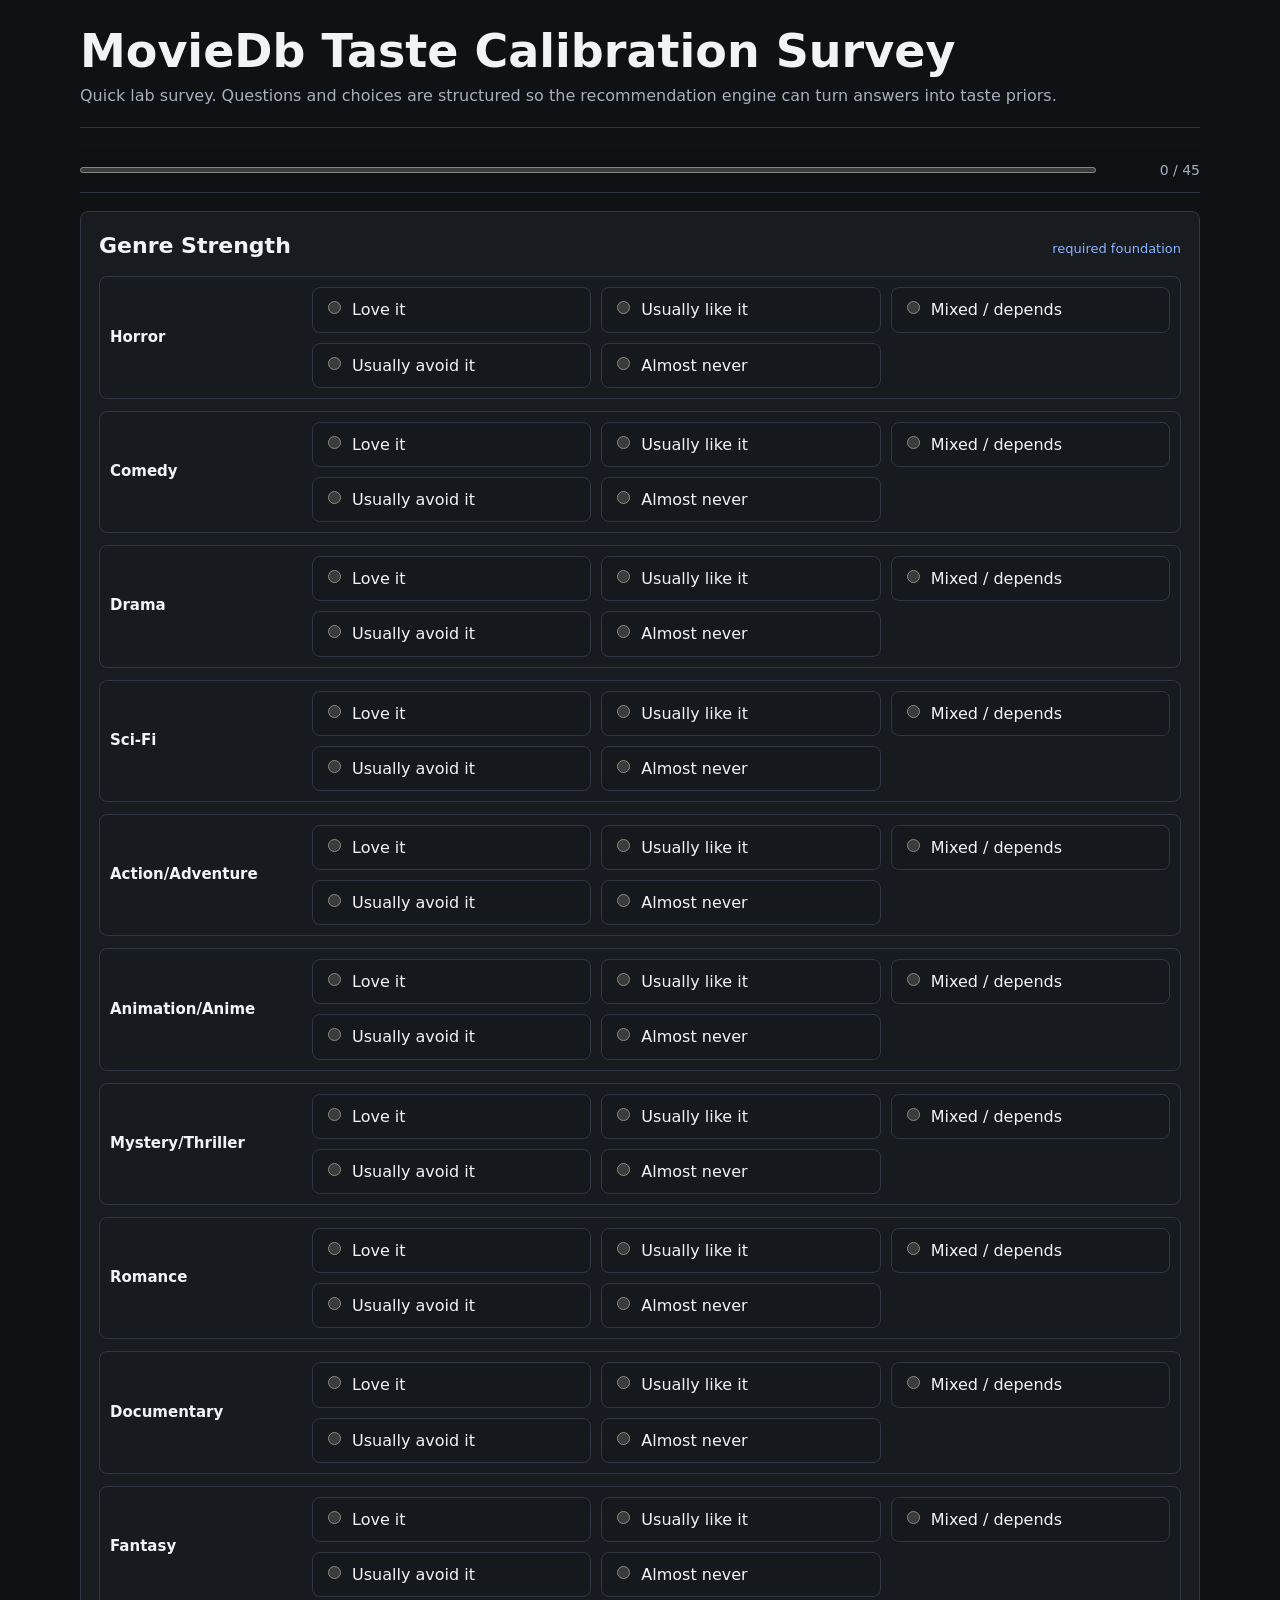
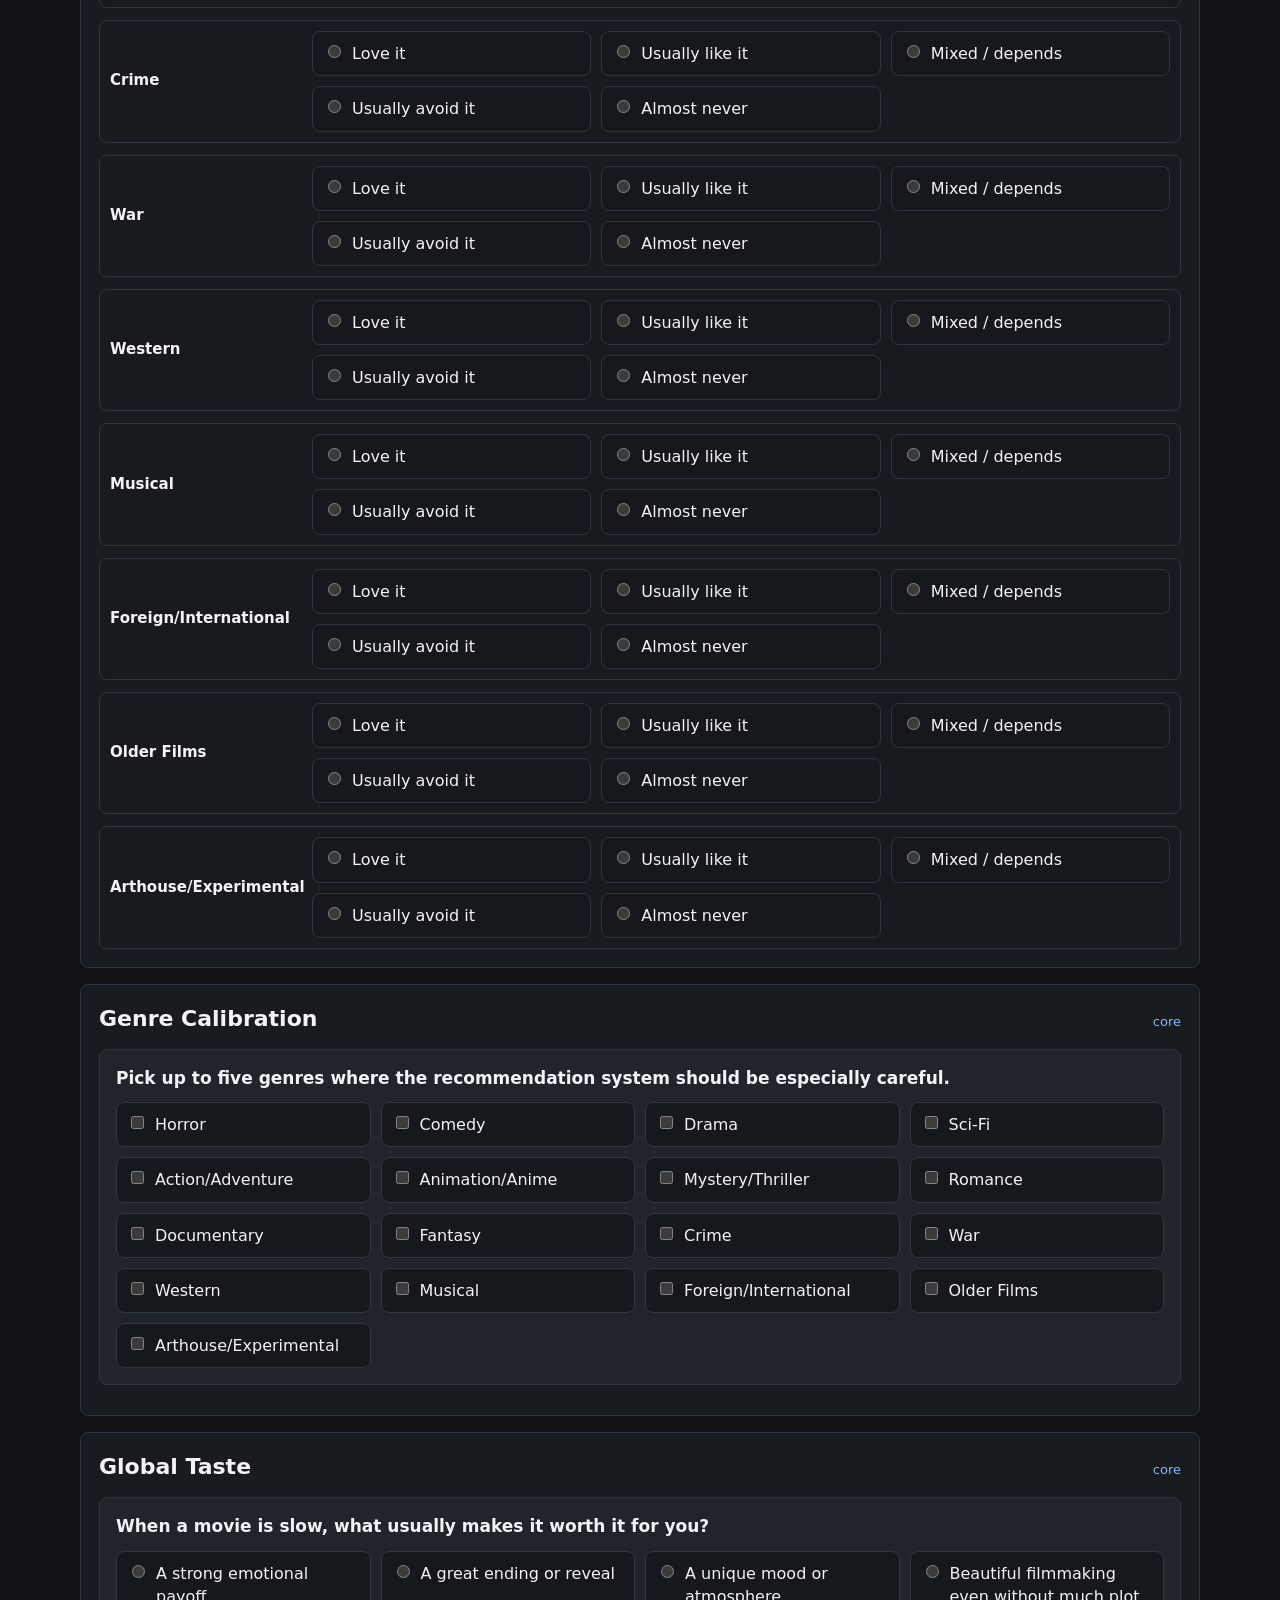
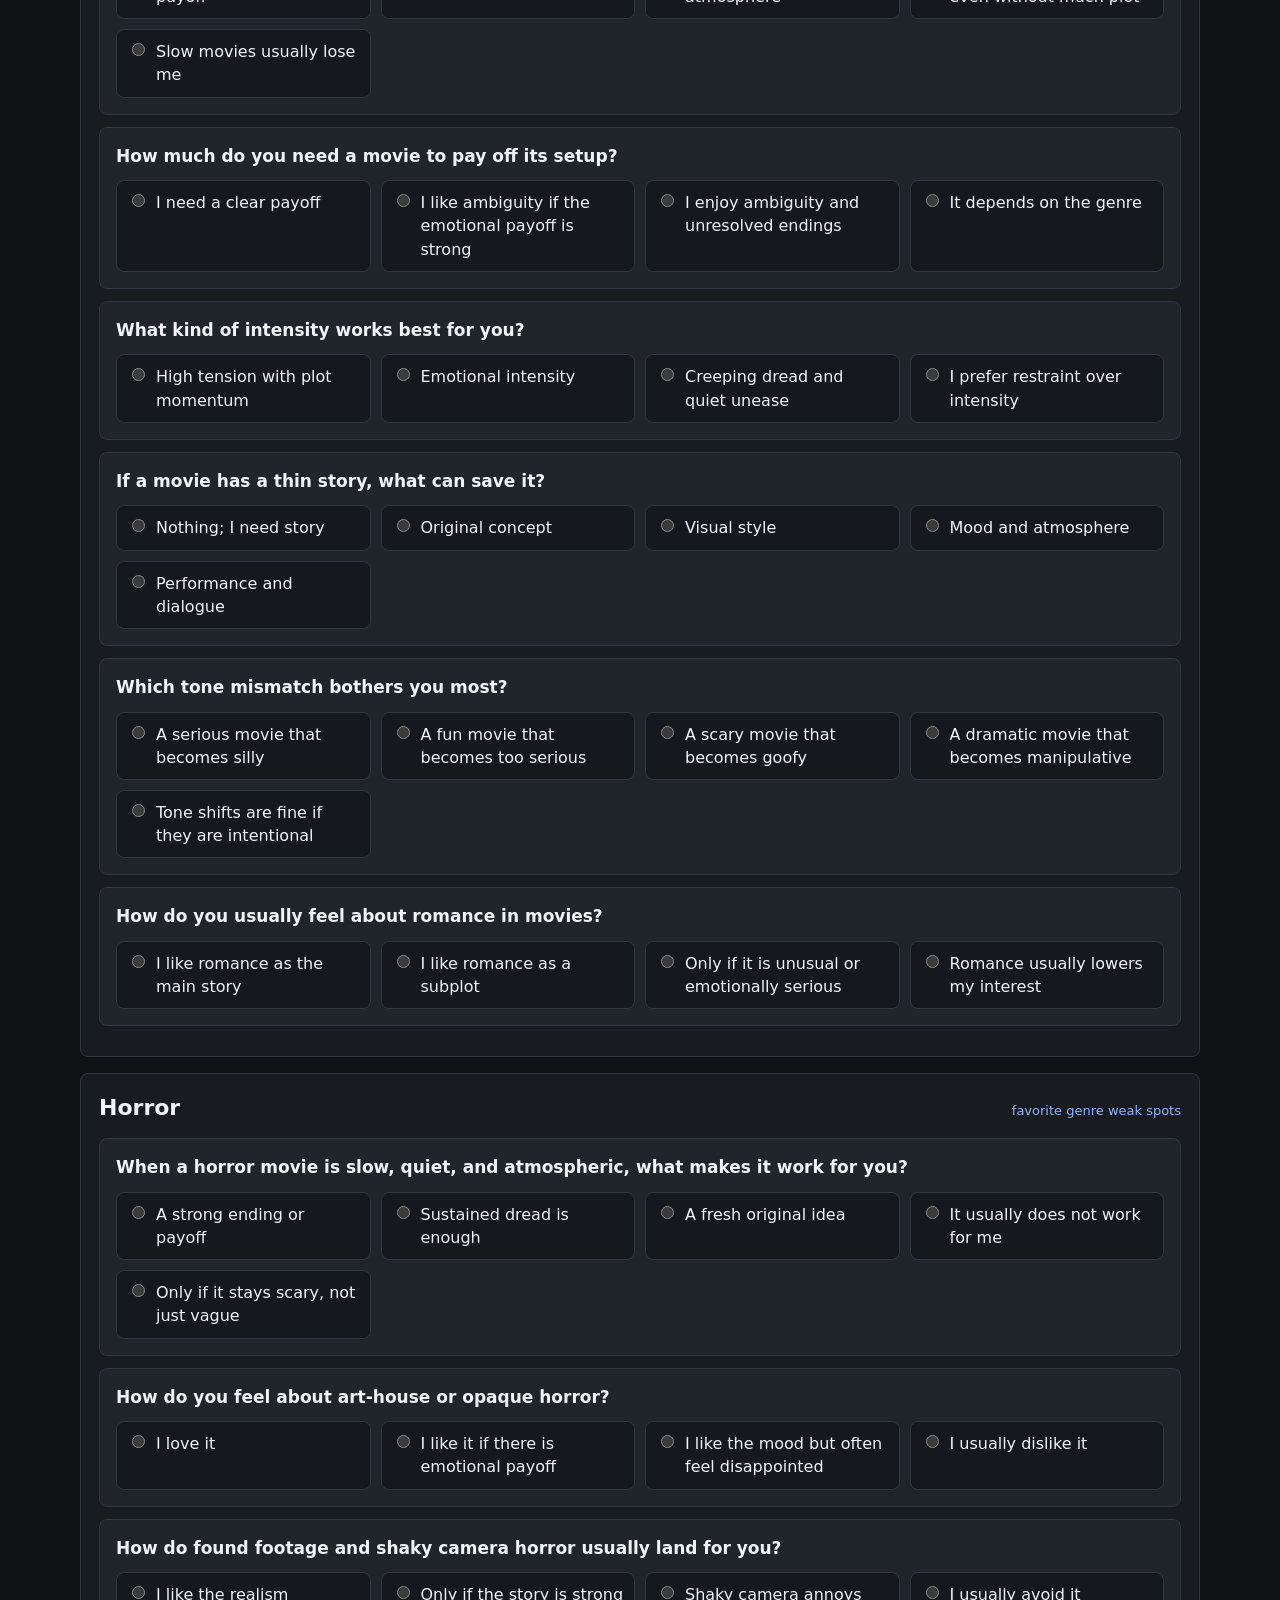
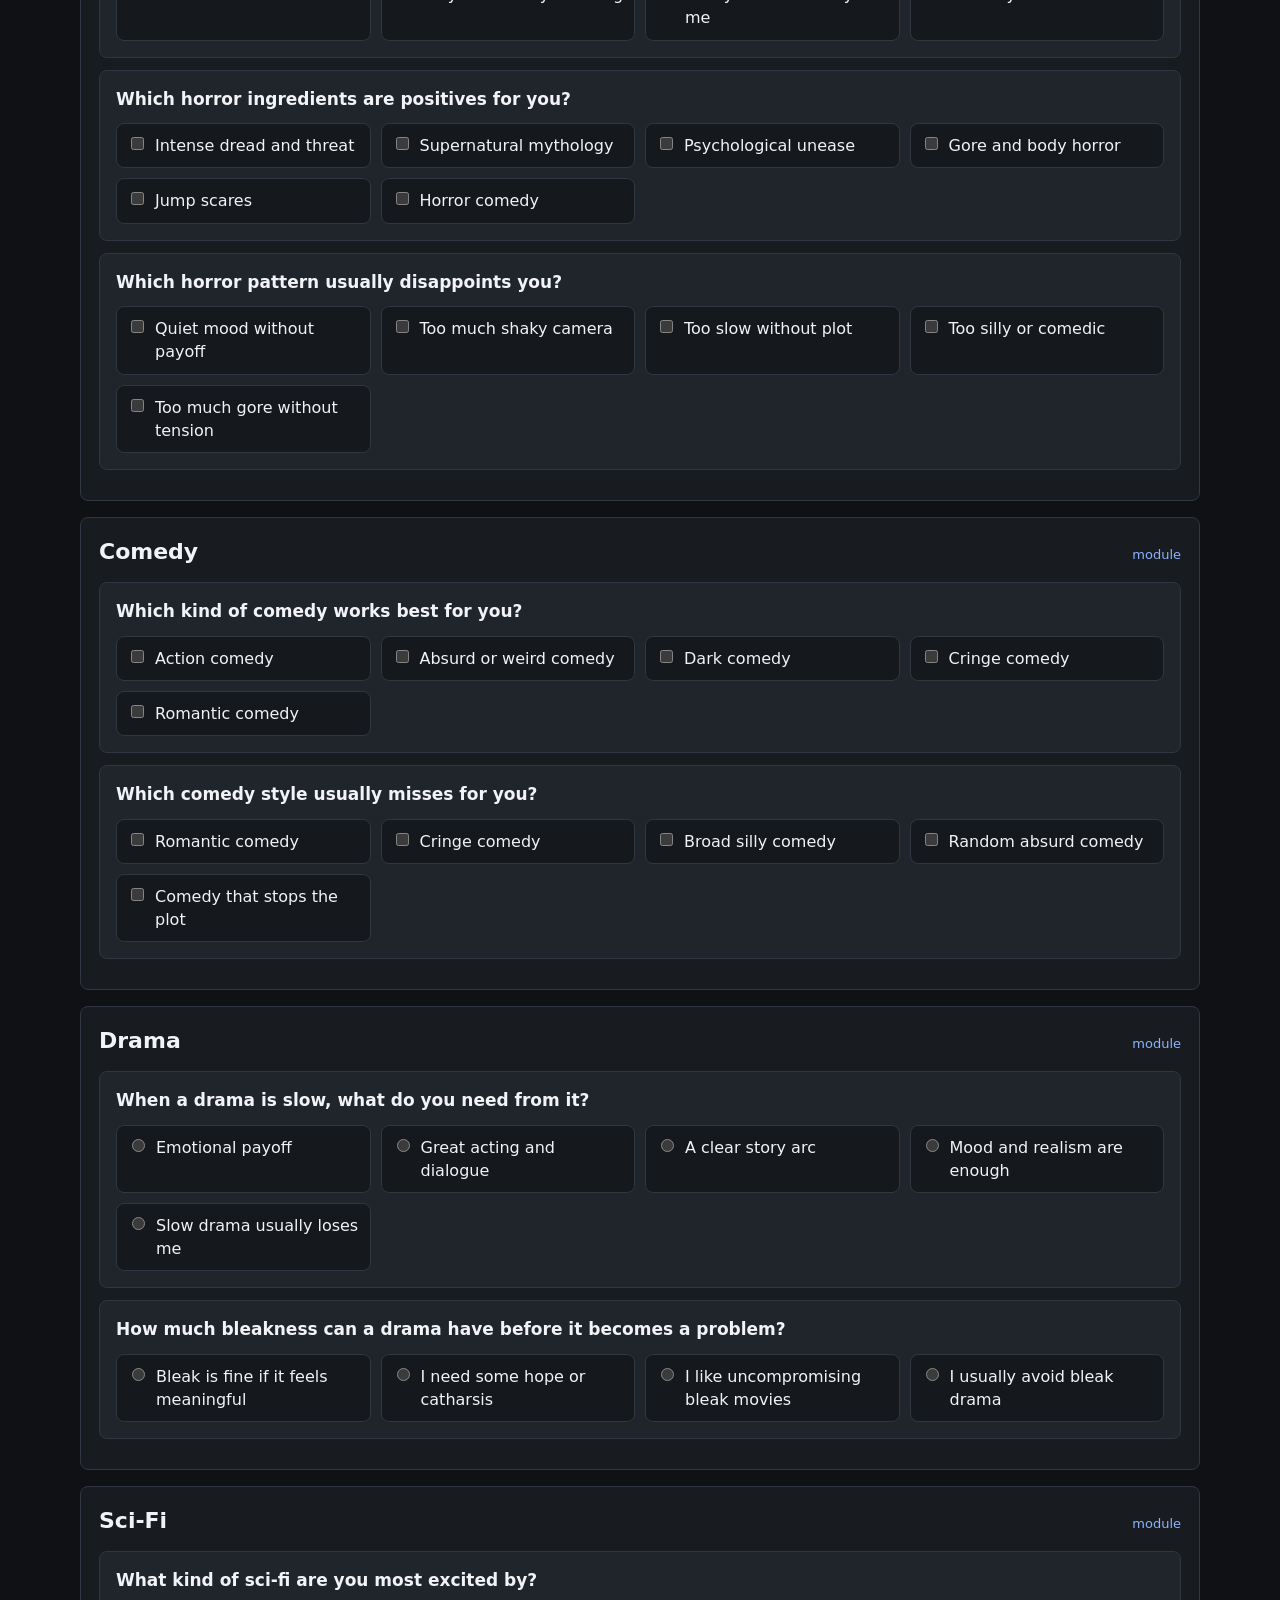
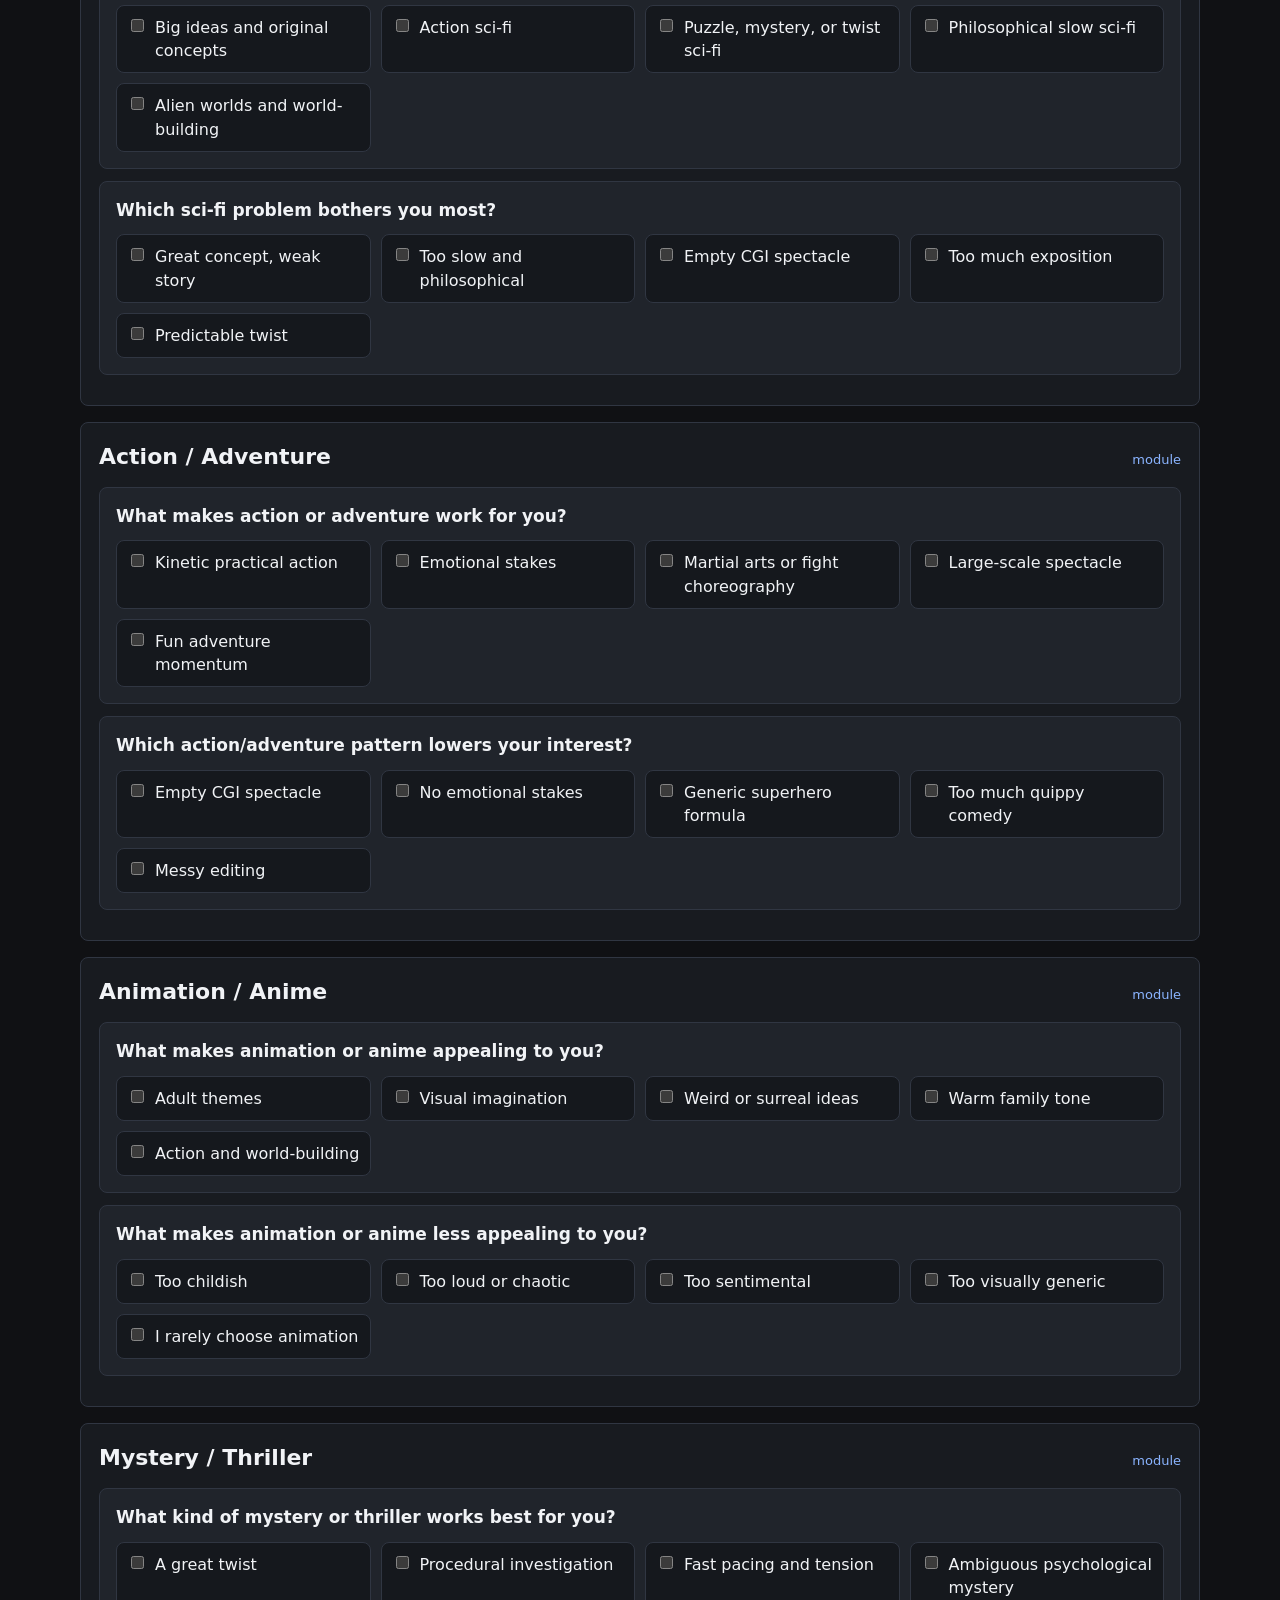
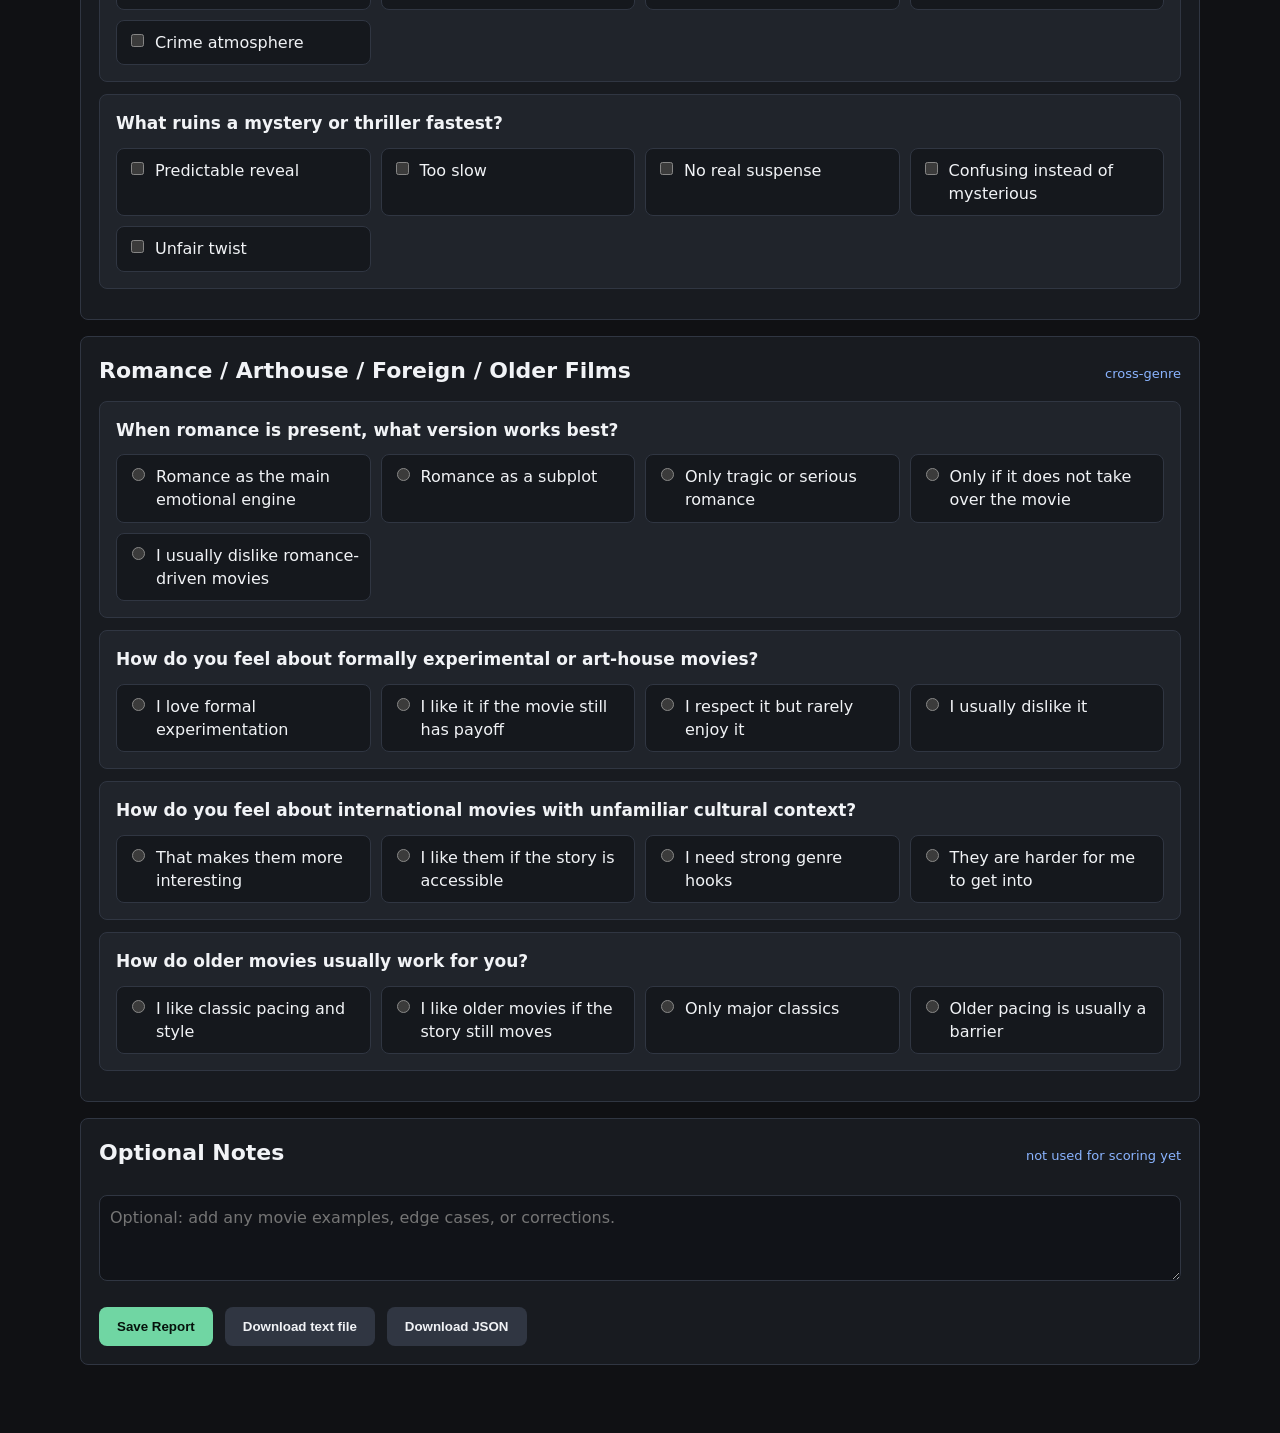
<file: llm-lab/wwwroot/taste-calibration.html>
<!doctype html>
<html lang="en">
<head>
  <meta charset="utf-8">
  <meta name="viewport" content="width=device-width, initial-scale=1">
  <title>MovieDb Taste Calibration Survey</title>
  <style>
    :root {
      color-scheme: dark;
      --bg: #101114;
      --panel: #181b20;
      --panel-2: #20242b;
      --text: #f1f3f6;
      --muted: #a7afbd;
      --line: #303642;
      --accent: #70d6a3;
      --accent-2: #8ab4ff;
      --danger: #ff8f8f;
    }
    * { box-sizing: border-box; }
    body { margin: 0; font-family: "Segoe UI", system-ui, sans-serif; background: var(--bg); color: var(--text); line-height: 1.45; }
    main { width: min(1120px, calc(100vw - 32px)); margin: 0 auto; padding: 28px 0 52px; }
    header { display: grid; gap: 10px; padding-bottom: 20px; border-bottom: 1px solid var(--line); margin-bottom: 20px; }
    h1 { font-size: clamp(28px, 5vw, 46px); line-height: 1; margin: 0; letter-spacing: 0; }
    p { margin: 0; color: var(--muted); }
    .bar { position: sticky; top: 0; z-index: 2; display: flex; align-items: center; gap: 12px; background: rgba(16, 17, 20, 0.96); border-bottom: 1px solid var(--line); padding: 12px 0; margin-bottom: 18px; }
    progress { width: 100%; height: 12px; accent-color: var(--accent); }
    .count { min-width: 92px; text-align: right; color: var(--muted); font-size: 14px; }
    section { background: var(--panel); border: 1px solid var(--line); border-radius: 8px; padding: 18px; margin: 16px 0; }
    .section-title { display: flex; justify-content: space-between; align-items: baseline; gap: 16px; margin-bottom: 14px; }
    h2 { margin: 0; font-size: 22px; letter-spacing: 0; }
    .tag { color: var(--accent-2); font-size: 13px; white-space: nowrap; }
    .question { padding: 16px; background: var(--panel-2); border: 1px solid var(--line); border-radius: 8px; margin: 12px 0; }
    .question h3 { margin: 0 0 12px; font-size: 17px; letter-spacing: 0; }
    .choices { display: grid; grid-template-columns: repeat(auto-fit, minmax(220px, 1fr)); gap: 10px; }
    .genre-grid { display: grid; gap: 12px; }
    .genre-row { display: grid; grid-template-columns: minmax(120px, 190px) 1fr; gap: 12px; align-items: center; padding: 10px; border: 1px solid var(--line); border-radius: 8px; background: #171a1f; }
    .genre-row strong { font-size: 15px; }
    label.choice { display: flex; gap: 8px; align-items: flex-start; min-height: 44px; padding: 10px; border: 1px solid var(--line); border-radius: 8px; background: #15181d; cursor: pointer; }
    label.choice:hover { border-color: #526071; }
    input { margin-top: 3px; }
    textarea { width: 100%; min-height: 86px; margin-top: 12px; resize: vertical; border-radius: 8px; border: 1px solid var(--line); background: #111318; color: var(--text); padding: 10px; font: inherit; }
    .actions { display: flex; gap: 12px; align-items: center; flex-wrap: wrap; margin-top: 20px; }
    button { border: 0; border-radius: 8px; padding: 12px 18px; background: var(--accent); color: #06120c; font-weight: 700; cursor: pointer; }
    button.secondary { background: #303642; color: var(--text); }
    .status { color: var(--muted); min-height: 24px; }
    .error { color: var(--danger); }
    .ok { color: var(--accent); }
    @media (max-width: 720px) { .genre-row { grid-template-columns: 1fr; } .section-title { display: grid; } .tag { white-space: normal; } }
  </style>
</head>
<body>
  <main>
    <header>
      <h1>MovieDb Taste Calibration Survey</h1>
      <p>Quick lab survey. Questions and choices are structured so the recommendation engine can turn answers into taste priors.</p>
    </header>
    <div class="bar">
      <progress id="progress" value="0" max="1"></progress>
      <div class="count" id="count">0 / 0</div>
    </div>
    <form id="surveyForm"></form>
    <section>
      <div class="section-title">
        <h2>Optional Notes</h2>
        <span class="tag">not used for scoring yet</span>
      </div>
      <textarea id="notes" placeholder="Optional: add any movie examples, edge cases, or corrections."></textarea>
      <div class="actions">
        <button type="button" id="submitButton">Save Report</button>
        <button type="button" class="secondary" id="downloadTextButton">Download text file</button>
        <button type="button" class="secondary" id="downloadButton">Download JSON</button>
        <span class="status" id="status"></span>
      </div>
    </section>
  </main>
  <script src="taste-calibration.js"></script>
</body>
</html>
</file>
